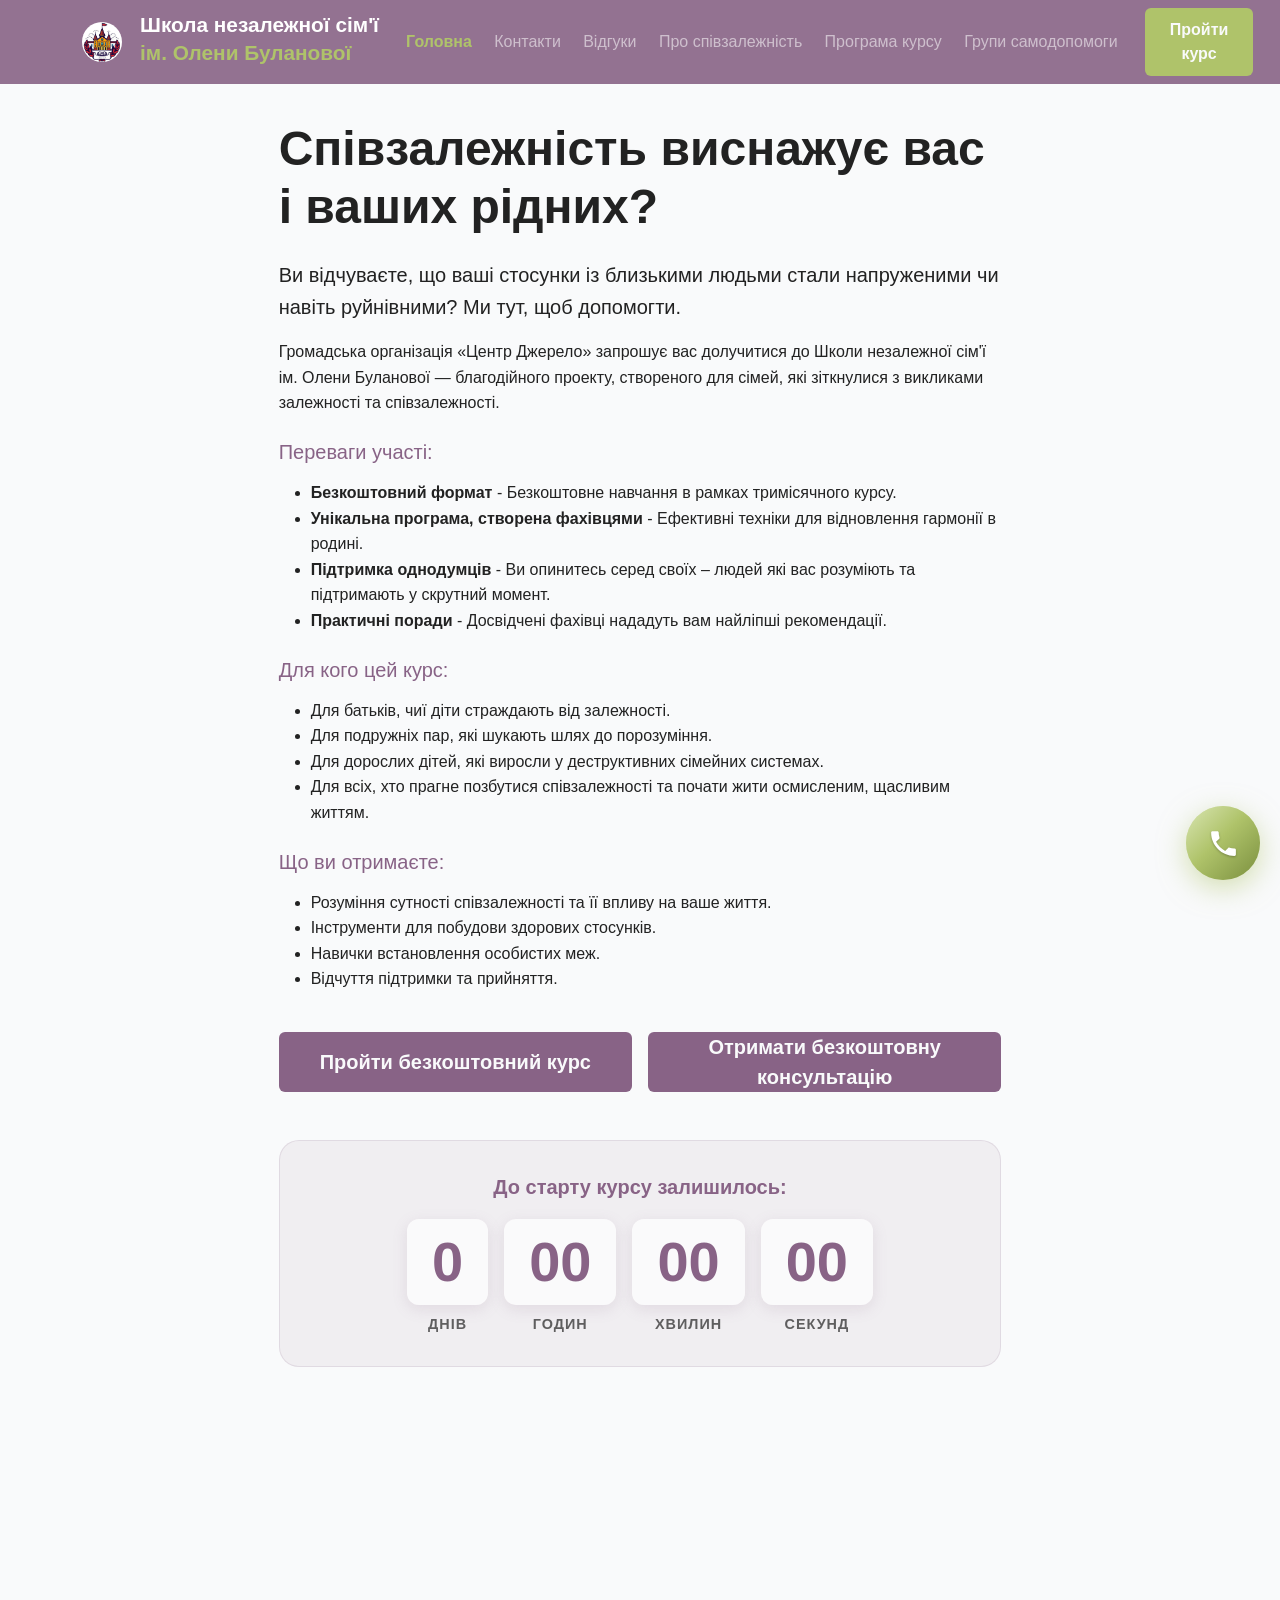
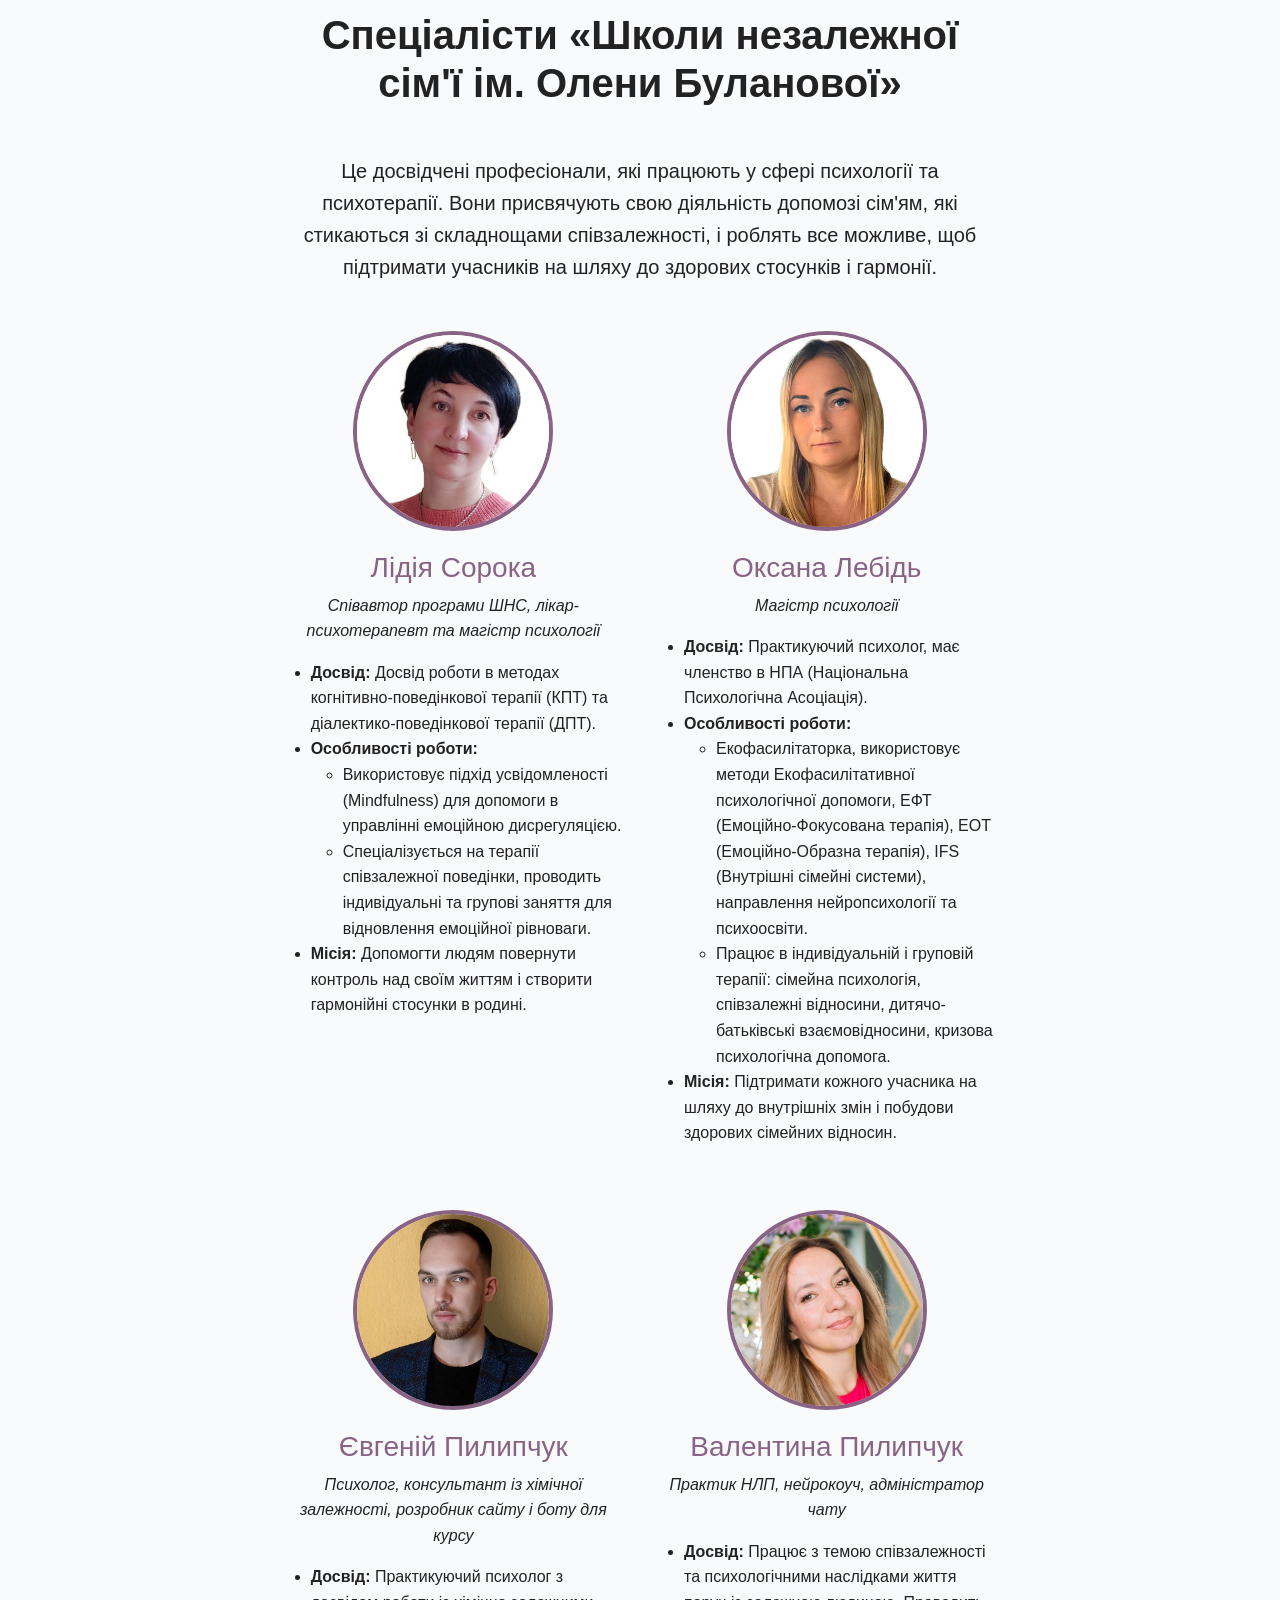
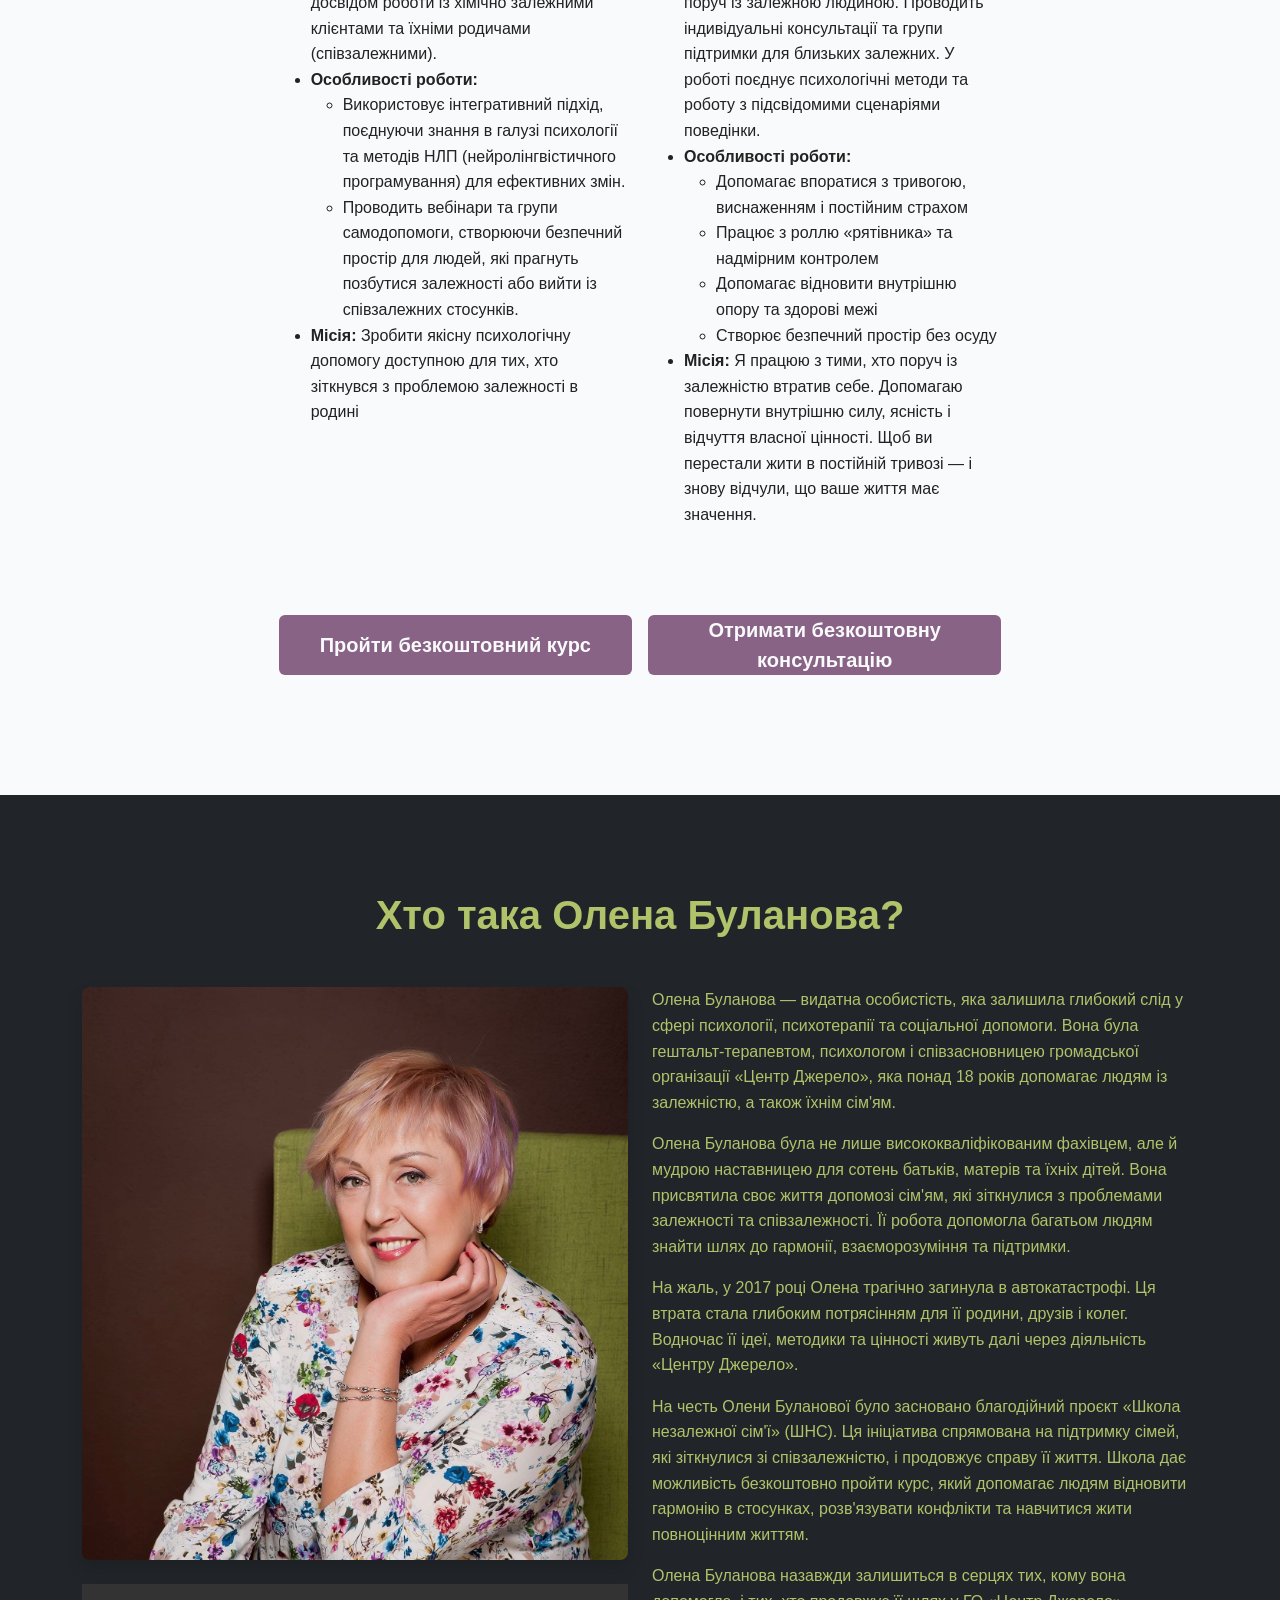
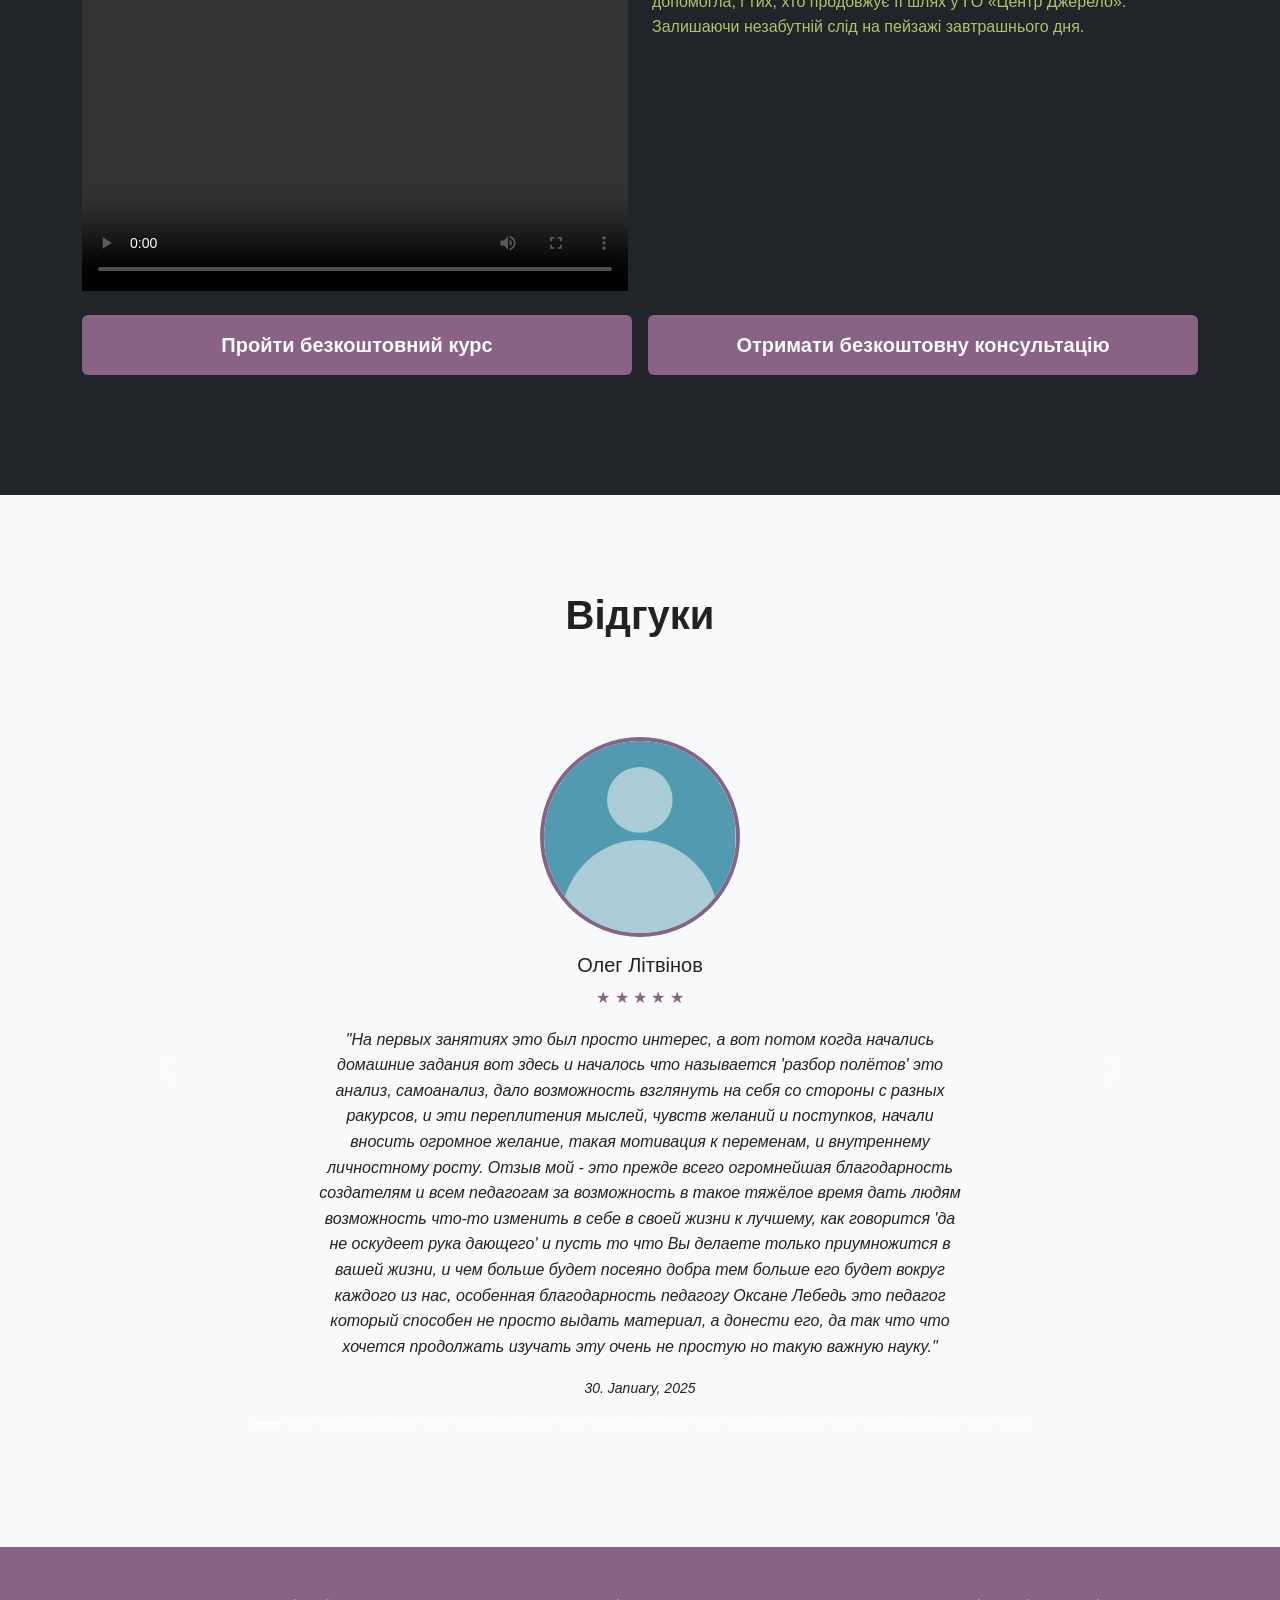
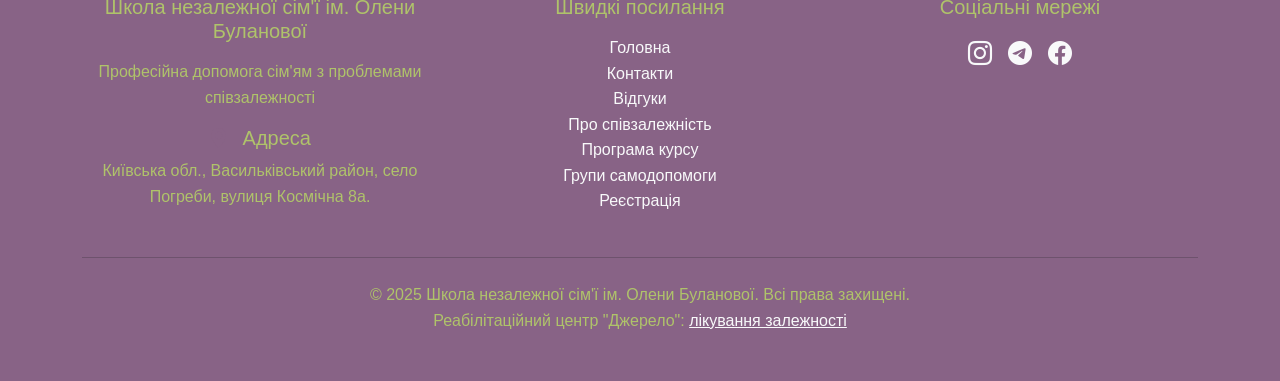
<file: index.html>
<!DOCTYPE html>
<html lang="uk">
<head>
    <meta charset="UTF-8">
    <meta name="viewport" content="width=device-width, initial-scale=1.0">
    <title>Школа незалежної сім'ї ім. Олени Буланової | Центр Джерело</title>
    <link href="https://cdn.jsdelivr.net/npm/bootstrap@5.3.0/dist/css/bootstrap.min.css" rel="stylesheet">
    <link rel="stylesheet" href="https://cdn.jsdelivr.net/npm/bootstrap-icons@1.10.0/font/bootstrap-icons.css">
    <link rel="stylesheet" href="css/stile.css">
    <link rel="stylesheet" href="https://cdnjs.cloudflare.com/ajax/libs/font-awesome/6.0.0/css/all.min.css">

            <!-- Иконки -->
    <link rel="icon" href="icons/favicon.svg" type="image/svg+xml">
    <link rel="apple-touch-icon" href="icons/apple-touch-icon.png" sizes="180x180">
    <link rel="manifest" href="icons/site.webmanifest">

    <!-- Open Graph метатеги для прев'ю в месенджерах -->
    <meta property="og:title" content="Школа незалежної сім'ї ім. Олени Буланової | Центр Джерело" />
    <meta property="og:description" content="Безкоштовний курс для сімей, які зіткнулися зі співзалежністю. Професійна психологічна допомога, групи підтримки, практичні інструменти для відновлення гармонії у родині." />
    <meta property="og:image" content="https://djerelo-hub.github.io/school/img/logo.jpg" />
    <meta property="og:image:width" content="1200" />
    <meta property="og:image:height" content="630" />
    <meta property="og:url" content="https://djerelo-hub.github.io/school/" />
    <meta property="og:type" content="website" />
    <meta property="og:locale" content="uk_UA" />

    <!-- Google tag (gtag.js) -->
    <script async src="https://www.googletagmanager.com/gtag/js?id=AW-830468260"></script>
    <script>
    window.dataLayer = window.dataLayer || [];
    function gtag(){dataLayer.push(arguments);}
    gtag('js', new Date());

    gtag('config', 'AW-830468260');
    </script>
    
    <!-- Meta Pixel Code -->
    <script>
    !function(f,b,e,v,n,t,s)
    {if(f.fbq)return;n=f.fbq=function(){n.callMethod?
    n.callMethod.apply(n,arguments):n.queue.push(arguments)};
    if(!f._fbq)f._fbq=n;n.push=n;n.loaded=!0;n.version='2.0';
    n.queue=[];t=b.createElement(e);t.async=!0;
    t.src=v;s=b.getElementsByTagName(e)[0];
    s.parentNode.insertBefore(t,s)}(window, document,'script',
    'https://connect.facebook.net/en_US/fbevents.js');
    fbq('init', '1282641980302588');
    fbq('track', 'PageView');
    </script>
    <noscript><img height="1" width="1" style="display:none"
    src="https://www.facebook.com/tr?id=1282641980302588&ev=PageView&noscript=1"
    /></noscript>
    <!-- End Meta Pixel Code -->
</head>
<body>

<!-- Навігаційна панель -->
<nav class="navbar navbar-expand-lg navbar-dark fixed-top">
    <div class="container" style="gap: 0;">
        <a class="navbar-brand d-flex align-items-center" href="index.html">
            <img src="img\logo.jpg" alt="Логотип" class="navbar-logo me-2">
            <div class="d-flex flex-column">
                <span class="brand-text lh-1">Школа незалежної сім'ї</span>
                <span class="brand-text accent-text2">ім. Олени Буланової</span>
            </div>
        </a>
        <button class="navbar-toggler" type="button" data-bs-toggle="collapse" data-bs-target="#navbarNav">
            <span class="navbar-toggler-icon"></span>
        </button>
        <div class="collapse navbar-collapse" id="navbarNav">
            <ul class="navbar-nav ms-auto">
                <li class="nav-item">
                    <a class="nav-link active" href="index.html">Головна</a>
                </li>
                <li class="nav-item">
                    <a class="nav-link" href="index.html#contacts">Контакти</a>
                </li>
                 <li class="nav-item">
                    <a class="nav-link" href="index.html#reviews">Відгуки</a>
                </li>
                <li class="nav-item">
                    <a class="nav-link" href="about.html">Про співзалежність</a>
                </li>
                <li class="nav-item">
                    <a class="nav-link" href="prog.html">Програма курсу</a>
                </li>
                <li class="nav-item">
                    <a class="nav-link" href="grups.html">Групи самодопомоги</a>
                </li>
                <li class="nav-item ms-lg-3">
                    <a href="https://telegram.me/Bulanova_school_bot?start=kurs" class="btn btn-accent2">Пройти курс</a>
                </li>
            </ul>
        </div>
    </div>
</nav>

<div id="dzcb-fab"><div id="dzcb-bubble"></div><button id="dzcb-btn" aria-label="callback"><span class="ring"></span>
<svg viewBox="0 0 24 24"><path d="M6.6 10.8c1.4 2.8 3.8 5.1 6.6 6.6l2.2-2.2c.3-.3.7-.4 1-.2 1.1.4 2.3.6 3.6.6.6 0 1 .4 1 1V20c0 .6-.4 1-1 1C10.6 21 3 13.4 3 4c0-.6.4-1 1-1h3.5c.6 0 1 .4 1 1 0 1.2.2 2.4.6 3.6.1.4 0 .8-.2 1l-2.3 2.2z"/></svg>
<span id="dzcb-lbl">Передзвонити</span></div>
<div id="dzcb-ov"><div id="dzcb-box">
 <button class="x" id="dzcb-x">&times;</button>
 <div id="dzcb-open">
   <h3 id="dzcb-h1">Передзвонимо за 2 хвилини</h3>
   <p id="dzcb-p1">Залиште номер, і наш спеціаліст передзвонить вам протягом 2 хвилин. Безкоштовно та анонімно.</p>
   <input id="dzcb-ph1" type="tel" inputmode="tel" placeholder="+380 __ ___ __ __" autocomplete="tel">
   <div class="dzcb-err" id="dzcb-e1"></div>
   <button class="go" id="dzcb-g1">Передзвоніть мені</button>
   <button class="go alt" id="dzcb-toSched">🕐 Замовити дзвінок на конкретний час</button>
 </div>
 <div id="dzcb-closed" style="display:none">
   <button class="dzcb-link" id="dzcb-toNow" style="display:none;text-align:left;margin:0 0 6px">← Передзвонити зараз</button>
   <h3 id="dzcb-ch">На жаль, зараз неробочий час</h3>
   <p id="dzcb-cp">Хочете, зателефонуємо вам о:</p>
   <div id="dzcb-pick">
     <select id="dzcb-day"></select>
     <div class="dzcb-time">
       <div class="dzcb-col2"><span class="dzcb-lab" id="dzcb-hlab">Година</span><div class="dzcb-stp"><button type="button" data-t="h" data-d="-1">&minus;</button><span id="dzcb-hh">09</span><button type="button" data-t="h" data-d="1">+</button></div></div>
       <span class="dzcb-colon">:</span>
       <div class="dzcb-col2"><span class="dzcb-lab" id="dzcb-mlab">Хвилина</span><div class="dzcb-stp"><button type="button" data-t="m" data-d="-1">&minus;</button><span id="dzcb-mm">00</span><button type="button" data-t="m" data-d="1">+</button></div></div>
     </div>
   </div>
   <input id="dzcb-ph2" type="tel" inputmode="tel" placeholder="+380 __ ___ __ __" autocomplete="tel">
   <div class="dzcb-err" id="dzcb-e2"></div>
   <button class="go" id="dzcb-g2">Чекаю на дзвінок</button>
 </div>
 <div id="dzcb-ring">
   <div class="n" id="dzcb-n">60</div>
   <div class="t" id="dzcb-tt">Передзвонимо протягом 2 хвилин. Тримайте телефон поруч.</div>
 </div>
 <div id="dzcb-sched">
   <div style="font-size:40px">📞</div>
   <div class="big" id="dzcb-sb">Записали!</div>
   <div class="t" id="dzcb-st">Передзвонимо у вказаний час.</div>
 </div>
</div></div>
    <!-- Герой секція -->
    <section class="hero-section" id="home">
        <div class="container col-lg-7">
            <div class="row align-items-center">
                <div >
                    <h1 class="display-5 fw-bold mb-4">Співзалежність виснажує вас і ваших рідних?</h1>
                    <p class="lead mb-3">Ви відчуваєте, що ваші стосунки із близькими людьми стали напруженими чи навіть руйнівними? Ми тут, щоб допомогти.</p>
                    <p class="mb-4">Громадська організація «Центр Джерело» запрошує вас долучитися до Школи незалежної сім'ї ім. Олени Буланової — благодійного проекту, створеного для сімей, які зіткнулися з викликами залежності та співзалежності.</p>
                    
                    <h5 class="accent-text mb-3">Переваги участі:</h5>
                    <ul class="mb-4">
                        <li><strong>Безкоштовний формат</strong> - Безкоштовне навчання в рамках тримісячного курсу.</li>
                        <li><strong>Унікальна програма, створена фахівцями</strong> - Ефективні техніки для відновлення гармонії в родині.</li>
                        <li><strong>Підтримка однодумців</strong> - Ви опинитесь серед своїх – людей які вас розуміють та підтримають у скрутний момент.</li>
                        <li><strong>Практичні поради</strong> - Досвідчені фахівці нададуть вам найліпші рекомендації.</li>
                    </ul>
                    
                    <h5 class="accent-text mb-3">Для кого цей курс:</h5>
                    <ul class="mb-4">
                        <li>Для батьків, чиї діти страждають від залежності.</li>
                        <li>Для подружніх пар, які шукають шлях до порозуміння.</li>
                        <li>Для дорослих дітей, які виросли у деструктивних сімейних системах.</li>
                        <li>Для всіх, хто прагне позбутися співзалежності та почати жити осмисленим, щасливим життям.</li>
                    </ul>
                    
                    <h5 class="accent-text mb-3">Що ви отримаєте:</h5>
                    <ul>
                        <li>Розуміння сутності співзалежності та її впливу на ваше життя.</li>
                        <li>Інструменти для побудови здорових стосунків.</li>
                        <li>Навички встановлення особистих меж.</li>
                        <li>Відчуття підтримки та прийняття.</li>
                    </ul>
                </div>
                
            </div>
            <!-- Блок з кнопками -->
<div class="button-grid my-4">
    <a href="https://telegram.me/Bulanova_school_bot?start=kurs" class="btn btn-accent px-4 py-2 fs-5 fw-bold cta-button">Пройти безкоштовний курс</a>
    <a href="https://telegram.me/Bulanova_school_bot?start=consult" class="btn btn-accent px-4 py-2 fs-5 fw-bold cta-button">Отримати безкоштовну консультацію</a>
</div>
<!-- Обратный отсчет до старта курса -->
<div class="countdown-section my-5">
    <p class="text-center fw-bold mb-3 fs-5" style="color: var(--accent-color);">
        До старту курсу залишилось:
    </p>
    <div class="row justify-content-center g-3">
        <div class="col-auto">
            <div class="countdown-number" id="course-days">30</div>
            <div class="countdown-label">Днів</div>
        </div>
        <div class="col-auto">
            <div class="countdown-number" id="course-hours">00</div>
            <div class="countdown-label">Годин</div>
        </div>
        <div class="col-auto">
            <div class="countdown-number" id="course-minutes">00</div>
            <div class="countdown-label">Хвилин</div>
        </div>
        <div class="col-auto">
            <div class="countdown-number" id="course-seconds">00</div>
            <div class="countdown-label">Секунд</div>
        </div>
    </div>
</div>
        </div>
    </section>

    <!-- Спеціалісти -->
    <section class="py-5" id="specialists">
        <div class="container py-5 col-lg-7">
            <h1 class="text-center fw-bold mb-5 display-6">Спеціалісти «Школи незалежної сім'ї ім. Олени Буланової»</h1>
            <p class="text-center lead mb-5">Це досвідчені професіонали, які працюють у сфері психології та психотерапії. Вони присвячують свою діяльність допомозі сім'ям, які стикаються зі складнощами співзалежності, і роблять все можливе, щоб підтримати учасників на шляху до здорових стосунків і гармонії.</p>
            
            <div class="row">
                <div class="col-md-6 mb-5">
                    <div class="text-center">
                        <img src="img\Lidia.jpg" alt="Лідія Сорока" class="specialist-img">
                    </div>
                    <h3 class="text-center accent-text">Лідія Сорока</h3>
                    <p class="text-center fst-italic">Співавтор програми ШНС, лікар-психотерапевт та магістр психології</p>
                    
                    <ul>
                        <li><strong>Досвід:</strong> Досвід роботи в методах когнітивно-поведінкової терапії (КПТ) та діалектико-поведінкової терапії (ДПТ).</li>
                        <li><strong>Особливості роботи:</strong>
                            <ul>
                                <li>Використовує підхід усвідомленості (Mindfulness) для допомоги в управлінні емоційною дисрегуляцією.</li>
                                <li>Спеціалізується на терапії співзалежної поведінки, проводить індивідуальні та групові заняття для відновлення емоційної рівноваги.</li>
                            </ul>
                        </li>
                        <li><strong>Місія:</strong> Допомогти людям повернути контроль над своїм життям і створити гармонійні стосунки в родині.</li>
                    </ul>
                </div>
                
                <div class="col-md-6 mb-5">
                    <div class="text-center">
                        <img src="img\Oksana.jpg" alt="Оксана Лебідь" class="specialist-img">
                    </div>
                    <h3 class="text-center accent-text">Оксана Лебідь</h3>
                    <p class="text-center fst-italic">Магістр психології</p>
                    
                    <ul>
                        <li><strong>Досвід:</strong> Практикуючий психолог, має членство в НПА (Національна Психологічна Асоціація).</li>
                        <li><strong>Особливості роботи:</strong>
                            <ul>
                                <li>Екофасилітаторка, використовує методи Екофасилітативної психологічної допомоги, ЕФТ (Емоційно-Фокусована терапія), ЕОТ (Емоційно-Образна терапія), IFS (Внутрішні сімейні системи), направлення нейропсихології та психоосвіти.</li>
                                <li>Працює в індивідуальній і груповій терапії: сімейна психологія, співзалежні відносини, дитячо-батьківські взаємовідносини, кризова психологічна допомога.</li>
                            </ul>
                        </li>
                        <li><strong>Місія:</strong> Підтримати кожного учасника на шляху до внутрішніх змін і побудови здорових сімейних відносин.</li>
                    </ul>
                </div>
            </div>
                        <!-- Два новых специалиста (добавлено) -->
            <div class="row">
                <div class="col-md-6 mb-5">
                    <div class="text-center">
                    <div class="text-center">
                        <img src="img\Phil.jpg" alt="Євгеній Пилипчук" class="specialist-img">
                    </div>
                    </div>
                    <h3 class="text-center accent-text">Євгеній Пилипчук</h3>
                    <p class="text-center fst-italic">Психолог, консультант із хімічної залежності, розробник сайту і боту для курсу</p>
                    
                    <ul>
                        <li><strong>Досвід:</strong> Практикуючий психолог з досвідом роботи із хімічно залежними клієнтами та їхніми родичами (співзалежними).</li>
                        <li><strong>Особливості роботи:</strong>
                            <ul>
                                <li>Використовує інтегративний підхід, поєднуючи знання в галузі психології та методів НЛП (нейролінгвістичного програмування) для ефективних змін.</li>
                                <li>Проводить вебінари та групи самодопомоги, створюючи безпечний простір для людей, які прагнуть позбутися залежності або вийти із співзалежних стосунків.</li>
                            </ul>
                        </li>
                        <li><strong>Місія:</strong> Зробити якісну психологічну допомогу доступною для тих, хто зіткнувся з проблемою залежності в родині</li>
                    </ul>
                </div>
                
                <div class="col-md-6 mb-5">
                    <div class="text-center">
                    <div class="text-center">
                        <img src="img\Valentina.jpg" alt="Валентина Пилипчук" class="specialist-img">
                    </div>
                    </div>
                    <h3 class="text-center accent-text">Валентина Пилипчук</h3>
                    <p class="text-center fst-italic">Практик НЛП, нейрокоуч, адміністратор чату </p>
                    
                    <ul>
                        <li><strong>Досвід:</strong> Працює з темою співзалежності та психологічними наслідками життя поруч із залежною людиною.
Проводить індивідуальні консультації та групи підтримки для близьких залежних.
У роботі поєднує психологічні методи та роботу з підсвідомими сценаріями поведінки.</li>
                        <li><strong>Особливості роботи:</strong>
                            <ul>
                                <li>Допомагає впоратися з тривогою, виснаженням і постійним страхом</li>
                                <li>Працює з роллю «рятівника» та надмірним контролем</li>
                                <li>Допомагає відновити внутрішню опору та здорові межі</li>
                                <li>Створює безпечний простір без осуду</li>
                            </ul>
                        </li>
                        <li><strong>Місія:</strong> Я працюю з тими, хто поруч із залежністю втратив себе. Допомагаю повернути внутрішню силу, ясність і відчуття власної цінності.
Щоб ви перестали жити в постійній тривозі — і знову відчули, що ваше життя має значення.</li>
                    </ul>
                </div>
            </div>
            <div class="button-grid my-4">
    <a href="https://telegram.me/Bulanova_school_bot?start=kurs" class="btn btn-accent px-4 py-2 fs-5 fw-bold cta-button">Пройти безкоштовний курс</a>
    <a href="https://telegram.me/Bulanova_school_bot?start=consult" class="btn btn-accent px-4 py-2 fs-5 fw-bold cta-button">Отримати безкоштовну консультацію</a>
</div>
        </div>
        
    </section>

    <!-- Олена Буланова -->
    <section class="py-5 bg-dark" id="olena-bulanova">
        <div class="container py-5">
            <h1 class="text-center fw-bold mb-5 accent-text2">Хто така Олена Буланова?</h1>
            
            <div class="row">
                <div class="col-md-6">
                    <img src="img\Elena.jpg" alt="Олена Буланова" class="img-fluid rounded-3 shadow mb-4">
                    
                    <div class="ratio ratio-16x9">
                        <video controls title="Відео про Олену Буланову" >
                            <source src="img/Video.mp4" type="video/mp4">
                            Ваш браузер не підтримує відео тег.
                        </video>
                    </div>
                </div>
                <div class="col-md-6 accent-text2">
                    <p>Олена Буланова — видатна особистість, яка залишила глибокий слід у сфері психології, психотерапії та соціальної допомоги. Вона була гештальт-терапевтом, психологом і співзасновницею громадської організації «Центр Джерело», яка понад 18 років допомагає людям із залежністю, а також їхнім сім'ям.</p>
                    
                    <p>Олена Буланова була не лише висококваліфікованим фахівцем, але й мудрою наставницею для сотень батьків, матерів та їхніх дітей. Вона присвятила своє життя допомозі сім'ям, які зіткнулися з проблемами залежності та співзалежності. Її робота допомогла багатьом людям знайти шлях до гармонії, взаєморозуміння та підтримки.</p>
                    
                    <p>На жаль, у 2017 році Олена трагічно загинула в автокатастрофі. Ця втрата стала глибоким потрясінням для її родини, друзів і колег. Водночас її ідеї, методики та цінності живуть далі через діяльність «Центру Джерело».</p>
                    
                    <p>На честь Олени Буланової було засновано благодійний проєкт «Школа незалежної сім'ї» (ШНС). Ця ініціатива спрямована на підтримку сімей, які зіткнулися зі співзалежністю, і продовжує справу її життя. Школа дає можливість безкоштовно пройти курс, який допомагає людям відновити гармонію в стосунках, розв'язувати конфлікти та навчитися жити повноцінним життям.</p>
                    
                    <p>Олена Буланова назавжди залишиться в серцях тих, кому вона допомогла, і тих, хто продовжує її шлях у ГО «Центр Джерело». Залишаючи незабутній слід на пейзажі завтрашнього дня.</p>
                </div>
            </div>
            <div class="button-grid my-4">
    <a href="https://telegram.me/Bulanova_school_bot?start=kurs" class="btn btn-accent px-4 py-2 fs-5 fw-bold cta-button">Пройти безкоштовний курс</a>
    <a href="https://telegram.me/Bulanova_school_bot?start=consult" class="btn btn-accent px-4 py-2 fs-5 fw-bold cta-button">Отримати безкоштовну консультацію</a>
</div>
        </div>
    </section>

    <!-- Відгуки -->
    <section class="testimonial-carousel py-5" id="reviews">
        <div class="container py-5">
            <h1 class="text-center fw-bold mb-5">Відгуки</h1>
            
            <div id="testimonialCarousel" class="carousel slide" data-bs-ride="carousel">
                <div class="carousel-indicators">
                    <button type="button" data-bs-target="#testimonialCarousel" data-bs-slide-to="0" class="active"></button>
                    <button type="button" data-bs-target="#testimonialCarousel" data-bs-slide-to="1"></button>
                    <button type="button" data-bs-target="#testimonialCarousel" data-bs-slide-to="2"></button>
                    <button type="button" data-bs-target="#testimonialCarousel" data-bs-slide-to="3"></button>
                    <button type="button" data-bs-target="#testimonialCarousel" data-bs-slide-to="4"></button>
                    <button type="button" data-bs-target="#testimonialCarousel" data-bs-slide-to="5"></button>
                    <button type="button" data-bs-target="#testimonialCarousel" data-bs-slide-to="6"></button>
                    <button type="button" data-bs-target="#testimonialCarousel" data-bs-slide-to="7"></button>
                    <button type="button" data-bs-target="#testimonialCarousel" data-bs-slide-to="8"></button>
                    <button type="button" data-bs-target="#testimonialCarousel" data-bs-slide-to="9"></button>
                    <button type="button" data-bs-target="#testimonialCarousel" data-bs-slide-to="10"></button>
                    <button type="button" data-bs-target="#testimonialCarousel" data-bs-slide-to="11"></button>
                    <button type="button" data-bs-target="#testimonialCarousel" data-bs-slide-to="12"></button>
                    <button type="button" data-bs-target="#testimonialCarousel" data-bs-slide-to="13"></button>
                    <button type="button" data-bs-target="#testimonialCarousel" data-bs-slide-to="14"></button>
                    <button type="button" data-bs-target="#testimonialCarousel" data-bs-slide-to="15"></button>
                    <button type="button" data-bs-target="#testimonialCarousel" data-bs-slide-to="16"></button>
                    <button type="button" data-bs-target="#testimonialCarousel" data-bs-slide-to="17"></button>
                    <button type="button" data-bs-target="#testimonialCarousel" data-bs-slide-to="18"></button>
                    <button type="button" data-bs-target="#testimonialCarousel" data-bs-slide-to="19"></button>
                    <button type="button" data-bs-target="#testimonialCarousel" data-bs-slide-to="20"></button>
                    <button type="button" data-bs-target="#testimonialCarousel" data-bs-slide-to="21"></button>
                    <button type="button" data-bs-target="#testimonialCarousel" data-bs-slide-to="22"></button>

                </div>
                <div class="carousel-inner">
                    <!-- Отзыв 1 - Олег Літвінов -->
                    <div class="carousel-item active">
                        <div class="row justify-content-center">
                            <div class="col-lg-8">
                                <div class="testimonial-card">
                                    <div class="text-center">
                                        <img src="img/noprofile.svg" alt="Клієнт" class="specialist-img mb-3">
                                        <h5>Олег Літвінов</h5>
                                        <div class="accent-text mb-3">★ ★ ★ ★ ★</div>
                                    </div>
                                    <p class="text-center fst-italic">"На первых занятиях это был просто интерес, а вот потом когда начались домашние задания вот здесь и началось что называется 'разбор полётов' это анализ, самоанализ, дало возможность взглянуть на себя со стороны с разных ракурсов, и эти переплитения мыслей, чувств желаний и поступков, начали вносить огромное желание, такая мотивация к переменам, и внутреннему личностному росту. Отзыв мой - это прежде всего огромнейшая благодарность создателям и всем педагогам за возможность в такое тяжёлое время дать людям возможность что-то изменить в себе в своей жизни к лучшему, как говорится 'да не оскудеет рука дающего' и пусть то что Вы делаете только приумножится в вашей жизни, и чем больше будет посеяно добра тем больше его будет вокруг каждого из нас, особенная благодарность педагогу Оксане Лебедь это педагог который способен не просто выдать материал, а донести его, да так что что хочется продолжать изучать эту очень не простую но такую важную науку."</p>
                                    <div class="text-center mt-3">
                                        <small class="fst-italic">30. January, 2025</small>
                                    </div>
                                </div>
                            </div>
                        </div>
                    </div>
                    
                    <!-- Отзыв 2 - Оксана Тезик -->
                    <div class="carousel-item">
                        <div class="row justify-content-center">
                            <div class="col-lg-8">
                                <div class="testimonial-card">
                                    <div class="text-center">
                                        <img src="img/noprofile.svg" alt="Клієнт" class="specialist-img mb-3">
                                        <h5>Оксана Тезик</h5>
                                        <div class="accent-text mb-3">★ ★ ★ ★ ★</div>
                                    </div>
                                    <p class="text-center fst-italic">"Якщо життя перетворилось на пекло, хоча зі сторони це мабуть не очевидно, потрібні знання та люди, які знають що так буває і знають що з цим пеклом робити. Крок за кроком, день за днем ти рухаєшся у щасливе майбутнє, пізнаючи себе та оточуючих. Ти отримуєш інструменти, які допомагають тобі будувати нове життя, життя без болю та страждань."</p>
                                    <div class="text-center mt-3">
                                        <small class="fst-italic">30. January, 2025</small>
                                    </div>
                                </div>
                            </div>
                        </div>
                    </div>
                    
                    <!-- Отзыв 3 - Поліщук Людмила -->
                    <div class="carousel-item">
                        <div class="row justify-content-center">
                            <div class="col-lg-8">
                                <div class="testimonial-card">
                                    <div class="text-center">
                                        <img src="img/noprofile.svg" alt="Клієнт" class="specialist-img mb-3">
                                        <h5>Поліщук Людмила</h5>
                                        <div class="accent-text mb-3">★ ★ ★ ★ ★</div>
                                    </div>
                                    <p class="text-center fst-italic">"Зміни, так: у мене з'явилось більше позитивних думок, я стала більш спокійно сприймати різних людей та їх вчинки, стала менше витрачати свій ресурс на те, що від мене не залежить, навчилася формувати ресурсний день і вірно його використовувати, ще раз звернула увагу на планування та досягнення. Дякую команді ШНС за цінний досвід та знання!"</p>
                                    <div class="text-center mt-3">
                                        <small class="fst-italic">30. January, 2025</small>
                                    </div>
                                </div>
                            </div>
                        </div>
                    </div>
                    
                    <!-- Отзыв 4 - Клавдія Василюк -->
                    <div class="carousel-item">
                        <div class="row justify-content-center">
                            <div class="col-lg-8">
                                <div class="testimonial-card">
                                    <div class="text-center">
                                        <img src="img/noprofile.svg" alt="Клієнт" class="specialist-img mb-3">
                                        <h5>Клавдія Василюк</h5>
                                        <div class="accent-text mb-3">★ ★ ★ ★ ★</div>
                                    </div>
                                    <p class="text-center fst-italic">"Відчула зміни у своєму житті у своїй поведінці. Але на мою думку мені ще потрібно багато працювати над своїми неконтрольованими думками і пасивною поведінкою. Боязню помилятися, образити когось, або виконати роботу не на відмінно. Дякую, мені всі завдання сподобалися. Вебінари, лекції і весь матеріал повчальний. Все дуже добре. Пропозиція, більше часу на виконання об'ємних завдань. Щиро дякую всім!"</p>
                                    <div class="text-center mt-3">
                                        <small class="fst-italic">30. January, 2025</small>
                                    </div>
                                </div>
                            </div>
                        </div>
                    </div>
<!-- Отзыв 5 - Алла Сучкова -->
                    <div class="carousel-item">
                        <div class="row justify-content-center">
                            <div class="col-lg-8">
                                <div class="testimonial-card">
                                    <div class="text-center">
                                        <img src="img/noprofile.svg" alt="Клієнт" class="specialist-img mb-3">
                                        <h5>Алла Сучкова</h5>
                                        <div class="accent-text mb-3">★ ★ ★ ★ ★</div>
                                    </div>
                                    <p class="text-center fst-italic">"После обучения в ШНС я наблюдаю измения в своём поведении, могу сказать 'нет', не бежать на помощь при первом взгляде, своё эммоциональное состояние могу отслеживать в разговорах и менять направление/ человеку не стану что то доказывать/. Благодарю команду ШНС за работу. Для меня более доступно живое общение, т.е.в виде вебинаров, желательно что бы их было побольше."</p>
                                    <div class="text-center mt-3">
                                        <small class="fst-italic">30. January, 2025</small>
                                    </div>
                                </div>
                            </div>
                        </div>
                    </div>

                    <!-- Отзыв 6 - Алла Даніліна -->
                    <div class="carousel-item">
                        <div class="row justify-content-center">
                            <div class="col-lg-8">
                                <div class="testimonial-card">
                                    <div class="text-center">
                                        <img src="img/noprofile.svg" alt="Клієнт" class="specialist-img mb-3">
                                        <h5>Алла Даніліна</h5>
                                        <div class="accent-text mb-3">★ ★ ★ ★ ★</div>
                                    </div>
                                    <p class="text-center fst-italic">"Я стала більш спокійною. Стала частіше зупинятись і аналізувати всі обставини. Стала менш реагувати на думки інших. Намагаюсь полюбити себе."</p>
                                    <div class="text-center mt-3">
                                        <small class="fst-italic">30. January, 2025</small>
                                    </div>
                                </div>
                            </div>
                        </div>
                    </div>

                    <!-- Отзыв 7 - Шестакова Світлана -->
                    <div class="carousel-item">
                        <div class="row justify-content-center">
                            <div class="col-lg-8">
                                <div class="testimonial-card">
                                    <div class="text-center">
                                        <img src="img/noprofile.svg" alt="Клієнт" class="specialist-img mb-3">
                                        <h5>Шестакова Світлана</h5>
                                        <div class="accent-text mb-3">★ ★ ★ ★ ★</div>
                                    </div>
                                    <p class="text-center fst-italic">"ШКОЛА МЕНІ ПОДОБАЄТЬСЯ. Маю в планах, якщо буде можливість пройти ще раз цей курс., щоб закріпити здобуті навички в процесі навчання. Сподобалось все. Проходжу школу третій раз і кожного наступного разу школа розвивається, стає цікавішою, подається все більше матеріалу для саморозвитку. Дякую адміністрації і тренерам курсу за проведену роботу. Дякую слухачам Школи за відверті відповіді."</p>
                                    <div class="text-center mt-3">
                                        <small class="fst-italic">30. January, 2025</small>
                                    </div>
                                </div>
                            </div>
                        </div>
                    </div>

                    <!-- Отзыв 8 - Карпишина Жанна -->
                    <div class="carousel-item">
                        <div class="row justify-content-center">
                            <div class="col-lg-8">
                                <div class="testimonial-card">
                                    <div class="text-center">
                                        <img src="img/noprofile.svg" alt="Клієнт" class="specialist-img mb-3">
                                        <h5>Карпишина Жанна</h5>
                                        <div class="accent-text mb-3">★ ★ ★ ★ ★</div>
                                    </div>
                                    <p class="text-center fst-italic">"Навчання в школі для мене було не легким через брак часу, але я дуже задоволена що пройшла курс до кінця. Зміни звичайно відбулися, пройшло переосмислення своєї поведінки, своїх вчинків, прийняття залежності сина."</p>
                                    <div class="text-center mt-3">
                                        <small class="fst-italic">30. January, 2025</small>
                                    </div>
                                </div>
                            </div>
                        </div>
                    </div>

                    <!-- Отзыв 9 - Олена Горячева -->
                    <div class="carousel-item">
                        <div class="row justify-content-center">
                            <div class="col-lg-8">
                                <div class="testimonial-card">
                                    <div class="text-center">
                                        <img src="img/noprofile.svg" alt="Клієнт" class="specialist-img mb-3">
                                        <h5>Олена Горячева</h5>
                                        <div class="accent-text mb-3">★ ★ ★ ★ ★</div>
                                    </div>
                                    <p class="text-center fst-italic">"Я відчула, що після вже другого курсу почала, нарешті, витягувати з себе співзалежну. Процес ще не закінчений, але запущений і це круто! Зовнішній контроль перенесла всередину себе. Тепер спостерігаю за собою. Від цього більше користі і розуміння себе."</p>
                                    <div class="text-center mt-3">
                                        <small class="fst-italic">30. January, 2025</small>
                                    </div>
                                </div>
                            </div>
                        </div>
                    </div>

                    <!-- Отзыв 10 - Вікторія Мілінтєєва -->
                    <div class="carousel-item">
                        <div class="row justify-content-center">
                            <div class="col-lg-8">
                                <div class="testimonial-card">
                                    <div class="text-center">
                                        <img src="img/noprofile.svg" alt="Клієнт" class="specialist-img mb-3">
                                        <h5>Вікторія Мілінтєєва</h5>
                                        <div class="accent-text mb-3">★ ★ ★ ★ ★</div>
                                    </div>
                                    <p class="text-center fst-italic">"Навчання в Школі незалежної сім'ї стало для мене важливим етапом у пізнанні себе та зміні ставлення до життя. Завдяки підтримці, новим знанням та практикам я відчула власні зміни. Школа дала мені можливість подивитися на себе, свої почуття та життя під новим кутом. Я почала розуміти власні емоції та потреби. Я намагаюся відстоювати свої кордони, висловлювати думки без страху образити інших. Такі навички спілкування допомагають мені будувати чесні стосунки з оточенням. Завдяки знанням і практичним вправам я намагаюсь знаходити баланс між роботою, особистими потребами та стосунками. Моє життя стало більш структурованим і наповненим. Я почала більше цінувати прості моменти та зазирати в майбутнє з оптимізмом. Школа незалежної сім'ї — це місце, де можна отримати підтримку, нові знання, глибше пізнати себе та здобути інструменти для створення кращого життя. Рекомендую кожному, хто шукає зміни та прагне відкрити внутрішній ресурс."</p>
                                    <div class="text-center mt-3">
                                        <small class="fst-italic">30. January, 2025</small>
                                    </div>
                                </div>
                            </div>
                        </div>
                    </div>

                    <!-- Отзыв 11 - Марина Ковтуненко -->
                    <div class="carousel-item">
                        <div class="row justify-content-center">
                            <div class="col-lg-8">
                                <div class="testimonial-card">
                                    <div class="text-center">
                                        <img src="img/noprofile.svg" alt="Клієнт" class="specialist-img mb-3">
                                        <h5>Марина Ковтуненко</h5>
                                        <div class="accent-text mb-3">★ ★ ★ ★ ★</div>
                                    </div>
                                    <p class="text-center fst-italic">"Благодарю ШКОЛУ НЕЗАВИСИМОЙ СЕМЬИ, за то что помогла увидеть со стороны качество моей жизни, своё поведение с родными и окружающими, своё отношение ко всему и вся. Например: там где я считала, что права,оказалась совсем не права; там где думала, что должна, оказалось это не моя ответственность; что считала благим делом, оказалось медвежьей услугой и т.д. Благодаря школе, моя жизнь стала легче и прекраснее. Урегулировались отношения с родными близкими и окружающими людьми. Я увидела выход и бег по кругу прекратился! Качество жизни значительно улучшилось, дышать стало легче и приятнее. Появилась внутренняя свобода и уверенность. Всё ненужное отбросилось, появилась любовь и уважение к себе и окружающим. ЭТО КРУТО!🔥💪👍❤️🥰 Спасибо🙏"</p>
                                    <div class="text-center mt-3">
                                        <small class="fst-italic">30. January, 2025</small>
                                    </div>
                                </div>
                            </div>
                        </div>
                    </div>

                    <!-- Отзыв 12 - Процко Артем Сергійович -->
                    <div class="carousel-item">
                        <div class="row justify-content-center">
                            <div class="col-lg-8">
                                <div class="testimonial-card">
                                    <div class="text-center">
                                        <img src="img/noprofile.svg" alt="Клієнт" class="specialist-img mb-3">
                                        <h5>Процко Артем Сергійович</h5>
                                        <div class="accent-text mb-3">★ ★ ★ ★ ★</div>
                                    </div>
                                    <p class="text-center fst-italic">"У своєму стані – можу відстежувати прояви залежності з різними людьми і різних формах. У своїй поведінці – Так. В мене швидко формується співзалежнісь у відносинах з людьми. Тепер я маю змогу це контролювати."</p>
                                    <div class="text-center mt-3">
                                        <small class="fst-italic">30. January, 2025</small>
                                    </div>
                                </div>
                            </div>
                        </div>
                    </div>

                    <!-- Отзыв 13 - Базилевич Дмитро -->
                    <div class="carousel-item">
                        <div class="row justify-content-center">
                            <div class="col-lg-8">
                                <div class="testimonial-card">
                                    <div class="text-center">
                                        <img src="img/noprofile.svg" alt="Клієнт" class="specialist-img mb-3">
                                        <h5>Базилевич Дмитро</h5>
                                        <div class="accent-text mb-3">★ ★ ★ ★ ★</div>
                                    </div>
                                    <p class="text-center fst-italic">"Завдяки цій школі я став більш впевненим в собі, спокійним, з прийняттям спілкуюся з рідними, розібрався чого хочу, а чого ні і можу про це відверто казати. Розірвав співзалежні відносини. Намагаюся будувати здорові відносини з дівчиною, спілкуюся з сином без страху. Дуже вдячний цій школі, викладачам, людям які навчалися зі мною, підтримували та давали конструктивний зворотній зв'язок. Оксані за чудові вебінари та живе спілкування…. За досвід, нові знання та можливість стати трохи краще!)"</p>
                                    <div class="text-center mt-3">
                                        <small class="fst-italic">30. January, 2025</small>
                                    </div>
                                </div>
                            </div>
                        </div>
                    </div>

                    <!-- Отзыв 14 - Ганна Школьна -->
                    <div class="carousel-item">
                        <div class="row justify-content-center">
                            <div class="col-lg-8">
                                <div class="testimonial-card">
                                    <div class="text-center">
                                        <img src="img/noprofile.svg" alt="Клієнт" class="specialist-img mb-3">
                                        <h5>Ганна Школьна</h5>
                                        <div class="accent-text mb-3">★ ★ ★ ★ ★</div>
                                    </div>
                                    <p class="text-center fst-italic">"Я прохожу школу уже второй раз. Это дало мне возможность ещё тщательнее разобраться в себе, ещё больше полюбить себя и принять свою неидеальность. Я изменилась. Изменилось мое поведение. Я стала увереннее в себе. Я научилась говорить 'нет' и это многим не понравилось. Ведь я перестала быть удобной. Недавно коллега сказал, что у меня изменился характер. Я ответила, что не надо путать мой характер с моим поведением. Мой характер – это я, а моё поведение – это последствия их действий. Я благодарна ШНС, всем кто помогает нам стать лучшей версией себя! Особая благодарность за вебинары!"</p>
                                    <div class="text-center mt-3">
                                        <small class="fst-italic">30. January, 2025</small>
                                    </div>
                                </div>
                            </div>
                        </div>
                    </div>

                    <!-- Отзыв 15 - Ірина Унгуряну -->
                    <div class="carousel-item">
                        <div class="row justify-content-center">
                            <div class="col-lg-8">
                                <div class="testimonial-card">
                                    <div class="text-center">
                                        <img src="img\v15.jpg" alt="Клієнт" class="specialist-img mb-3">
                                        <h5>Ірина Унгуряну</h5>
                                        <div class="accent-text mb-3">★ ★ ★ ★ ★</div>
                                    </div>
                                    <p class="text-center fst-italic">"Да я ощущаю изменения в своих поступках поведении начинаю контролировать больше свои эмоции отслеживать свои негативные мысли как они меняют меня научилась избавляться от них и держать в мыслях только позитив. Спасибо за полученные знания! Всё было очень понятно и доступно.Огромная благодарность Руководителям и Создателям Школы Независимой Семьи.Эта школа даёт возможность изменить себя и свою жизнь."</p>
                                    <div class="text-center mt-3">
                                        <small class="fst-italic">29. January, 2025</small>
                                    </div>
                                </div>
                            </div>
                        </div>
                    </div>

                    <!-- Отзыв 16 - Іванова Анна -->
                    <div class="carousel-item">
                        <div class="row justify-content-center">
                            <div class="col-lg-8">
                                <div class="testimonial-card">
                                    <div class="text-center">
                                        <img src="img\v16.jpg" alt="Клієнт" class="specialist-img mb-3">
                                        <h5>Іванова Анна</h5>
                                        <div class="accent-text mb-3">★ ★ ★ ★ ★</div>
                                    </div>
                                    <p class="text-center fst-italic">"Мені сподобалась школа ти що все пояснювали як дітям. Дуже гарний зворотній зв'язок. Дякую вам за таку роботу. Зернятко покладено, а далі все в моїх руках."</p>
                                    <div class="text-center mt-3">
                                        <small class="fst-italic">29. January, 2025</small>
                                    </div>
                                </div>
                            </div>
                        </div>
                    </div>

                    <!-- Отзыв 17 - Кирило Удругов -->
                    <div class="carousel-item">
                        <div class="row justify-content-center">
                            <div class="col-lg-8">
                                <div class="testimonial-card">
                                    <div class="text-center">
                                        <img src="img\v18.jpg" alt="Клієнт" class="specialist-img mb-3">
                                        <h5>Кирило Удругов</h5>
                                        <div class="accent-text mb-3">★ ★ ★ ★ ★</div>
                                    </div>
                                    <p class="text-center fst-italic">"Мої найкращі рекомендації вашій справі. Дуже приємно вражений професійністю та системою подачі матеріалу. Велика подяка за підтримку та цінні знання!"</p>
                                    <div class="text-center mt-3">
                                        <small class="fst-italic">29. January, 2025</small>
                                    </div>
                                </div>
                            </div>
                        </div>
                    </div>

                    <!-- Отзыв 18 - Yanina Huliienko -->
                    <div class="carousel-item">
                        <div class="row justify-content-center">
                            <div class="col-lg-8">
                                <div class="testimonial-card">
                                    <div class="text-center">
                                        <img src="img\v19.jpg" alt="Клієнт" class="specialist-img mb-3">
                                        <h5>Yanina Huliienko</h5>
                                        <div class="accent-text mb-3">★ ★ ★ ★ ★</div>
                                    </div>
                                    <p class="text-center fst-italic">"Дякуючи пройденому курсу я стала менше нервувати, переживати за майбутнє, за благополуччя інших людей та свою участь у цьому. Знову згадала про моделі поведінки(жертва, агресор, рятівник) і навчилася їх змінювати в ресурсні. Ще раз пропрацювала асертивність та навчилася мріяти і ставити собі цілі."</p>
                                    <div class="text-center mt-3">
                                        <small class="fst-italic">29. January, 2025</small>
                                    </div>
                                </div>
                            </div>
                        </div>
                    </div>
<!-- Отзыв 19 - Наталя Бойко -->
                    <div class="carousel-item">
                        <div class="row justify-content-center">
                            <div class="col-lg-8">
                                <div class="testimonial-card">
                                    <div class="text-center">
                                        <img src="img\v20.jpg" alt="Клієнт" class="specialist-img mb-3">
                                        <h5>Наталя Бойко</h5>
                                        <div class="accent-text mb-3">★ ★ ★ ★ ★</div>
                                    </div>
                                    <p class="text-center fst-italic">"Дякую всім, хто працює в школі! Прекрасні афірмації. Сподобалось живе спілкування в зумі. Мій стан став більш стабільним. У поведінці я відслідковую більш асертивну поведінку. Школа мені подобається, я має можливість пропрацювати ще раз свою співзалежність."</p>
                                    <div class="text-center mt-3">
                                        <small class="fst-italic">29. January, 2025</small>
                                    </div>
                                </div>
                            </div>
                        </div>
                    </div>

                    <!-- Отзыв 20 - Кудяршов Дмитро Андрійович -->
                    <div class="carousel-item">
                        <div class="row justify-content-center">
                            <div class="col-lg-8">
                                <div class="testimonial-card">
                                    <div class="text-center">
                                        <img src="img\v21.jpg" alt="Клієнт" class="specialist-img mb-3">
                                        <h5>Кудяршов Дмитро Андрійович</h5>
                                        <div class="accent-text mb-3">★ ★ ★ ★ ★</div>
                                    </div>
                                    <p class="text-center fst-italic">"Навчання в ШНС 2024 — принесло значні зміни в моєму житті. Я помітив, що мій емоційний стан став більш стабільним, я став краще розуміти свої потреби та почуття, що допомогло зменшити рівень стресу. Навчання дало мені можливість бути більш асертивним, відстоювати свої права без агресії та краще ставитися до своїх кордонів. Я також помітив позитивні зміни в моїх стосунках з оточуючими, адже я став більш уважним і розсудливим. Я став більш збалансованим і впевненим. Звісно, це не було легко і це тільки початок шляху, але завдяки підтримці та знанням, які отримав у ШНС24 — я зробив ці кроки. Дякую організаторам та психологу пані Оксані за вашу працю, за можливість пройти цей курс і отримати безцінні інструменти для розвитку та самопідтримки."</p>
                                    <div class="text-center mt-3">
                                        <small class="fst-italic">29. January, 2025</small>
                                    </div>
                                </div>
                            </div>
                        </div>
                    </div>

                    <!-- Отзыв 21 - Бойко Олександр Васильович -->
                    <div class="carousel-item">
                        <div class="row justify-content-center">
                            <div class="col-lg-8">
                                <div class="testimonial-card">
                                    <div class="text-center">
                                        <img src="img\v22.jpg" alt="Клієнт" class="specialist-img mb-3">
                                        <h5>Бойко Олександр Васильович</h5>
                                        <div class="accent-text mb-3">★ ★ ★ ★ ★</div>
                                    </div>
                                    <p class="text-center fst-italic">"Спасибо за проделанную работу. Задания помогли разобраться в себе, в своих отношениях с окружающими меня людьми."</p>
                                    <div class="text-center mt-3">
                                        <small class="fst-italic">29. January, 2025</small>
                                    </div>
                                </div>
                            </div>
                        </div>
                    </div>

                    <!-- Отзыв 22 - Таля Пундор -->
                    <div class="carousel-item">
                        <div class="row justify-content-center">
                            <div class="col-lg-8">
                                <div class="testimonial-card">
                                    <div class="text-center">
                                        <img src="img\v23.jpg" alt="Клієнт" class="specialist-img mb-3">
                                        <h5>Таля Пундор</h5>
                                        <div class="accent-text mb-3">★ ★ ★ ★ ★</div>
                                    </div>
                                    <p class="text-center fst-italic">"Це моя друга Школа Незалежної Сім'ї. Змінилась моя поведінка, усвідомлення себе, зросла самоцінність."</p>
                                    <div class="text-center mt-3">
                                        <small class="fst-italic">29. January, 2025</small>
                                    </div>
                                </div>
                            </div>
                        </div>
                    </div>

                    <!-- Отзыв 23 - Біла Олена -->
                    <div class="carousel-item">
                        <div class="row justify-content-center">
                            <div class="col-lg-8">
                                <div class="testimonial-card">
                                    <div class="text-center">
                                        <img src="img\v24.jpg" alt="Клієнт" class="specialist-img mb-3">
                                        <h5>Біла Олена</h5>
                                        <div class="accent-text mb-3">★ ★ ★ ★ ★</div>
                                    </div>
                                    <p class="text-center fst-italic">"Моє навчання в школі «Джерело» стало важливим етапом на шляху до змін у моєму житті. Завдяки цьому курсу я відчула значні трансформації у своєму стані. Я стала впевненішою в собі, а страхи, які раніше обмежували мою поведінку, значно зменшились. Одним із помітних змін стало те, що я почала легше озвучувати свої думки та потреби. Хоча я ще працюю над цією навичкою і буває, що роблю це обережно, я вже не боюся висловлювати свою позицію, що для мене раніше було складним кроком. Завдяки навчанню в школі «Джерело» я змогла краще зрозуміти себе і свою поведінку, що стало основою для осмислення та аналізу моїх стосунків. Це допомогло мені пережити кілька кризових ситуацій з моїм партнером, і наразі ми продовжуємо проживати одну з таких криз. Я спостерігаю, до чого це призведе: чи знайдемо новий шлях до покращення наших стосунків, чи прийдемо до рішення про розлучення. Велику роль у моєму розвитку відіграє також робота з Оксаною Лебідь, яка допомагає мені в цьому процесі. Я вдячна школі «Джерело» за ці знання та підтримку, які стали основою для моїх змін і особистісного росту."</p>
                                    <div class="text-center mt-3">
                                        <small class="fst-italic">29. January, 2025</small>
                                    </div>
                                </div>
                            </div>
                        </div>
                    </div>
<!-- Отзывы вставлять сюда + добавить кнопку вначале контейнера-->
                </div>
                <button class="carousel-control-prev" type="button" data-bs-target="#testimonialCarousel" data-bs-slide="prev">
                    <span class="carousel-control-prev-icon" aria-hidden="true"></span>
                    <span class="visually-hidden">Попередній</span>
                </button>
                <button class="carousel-control-next" type="button" data-bs-target="#testimonialCarousel" data-bs-slide="next">
                    <span class="carousel-control-next-icon" aria-hidden="true"></span>
                    <span class="visually-hidden">Наступний</span>
                </button>
            </div>
        </div>
    </section>

    <!-- Футер -->
    <footer class="text-center py-5" id="contacts">
        <div class="container">
            <div class="row">
                <div class="col-md-4 mb-3 mb-md-0">
                    <h5 class="mb-3 accent-text2">Школа незалежної сім'ї <span class="accent-text2">ім. Олени Буланової</span></h5>
                    <p class="accent-text2">Професійна допомога сім'ям з проблемами співзалежності</p>
                    <div class="mb-4 accent-text2">
                        <h5><i class="bi bi-geo-alt-fill accent-text me-2"></i> Адреса</h5>
                        <p>Київська обл., Васильківський район, село Погреби, вулиця Космічна 8а.</p>
                    </div>
                </div>
                <div class="col-md-4 mb-3 mb-md-0">
                    <h5 class="mb-3 accent-text2">Швидкі посилання</h5>
                    <ul class="list-unstyled">
                        <li><a href="#home" class="text-decoration-none text-light">Головна</a></li>
                        <li><a href="#contacts" class="text-decoration-none text-light">Контакти</a></li>
                        <li><a href="index.html#reviews" class="text-decoration-none text-light">Відгуки</a></li>
                        <li><a href="about.html" class="text-decoration-none text-light">Про співзалежність</a></li>
                        <li><a href="prog.html" class="text-decoration-none text-light">Програма курсу</a></li>
                        <li><a href="grups.html" class="text-decoration-none text-light">Групи самодопомоги</a></li>
                        <li><a href="https://telegram.me/Bulanova_school_bot?start=kurs" class="text-decoration-none text-light">Реєстрація</a></li>
                    </ul>
                </div>
                <div class="col-md-4">
                    <h5 class="mb-3 accent-text2">Соціальні мережі</h5>
                    <div class="d-flex justify-content-center gap-3">
                        <a href="https://www.instagram.com/djerelo.help" class="text-light"><i class="bi bi-instagram fs-4"></i></a>
                        <a href="https://telegram.me/ninarkotikam_bot" class="text-light"><i class="bi bi-telegram fs-4"></i></a>
                        <a href="https://www.facebook.com/ninarcotikam" class="text-light"><i class="bi bi-facebook fs-4"></i></a>
                    </div>
                </div>
            </div>
            <hr class="my-4">
            <p class="mb-0 accent-text2">&copy; 2025 Школа незалежної сім'ї ім. Олени Буланової. Всі права захищені.</p>
            <p class="mb-0 accent-text2">Реабілітаційний центр "Джерело": <a href="https://ninarkotikam.com/reabilitatsiya-narkozalezhnykh/" class="text-light">лікування залежності</a></p>
        </div>
    </footer>
    
    <script src="https://cdn.jsdelivr.net/npm/bootstrap@5.3.0/dist/js/bootstrap.bundle.min.js"></script>
    <script src="js/script.js"></script>

</body>
</html>
</file>
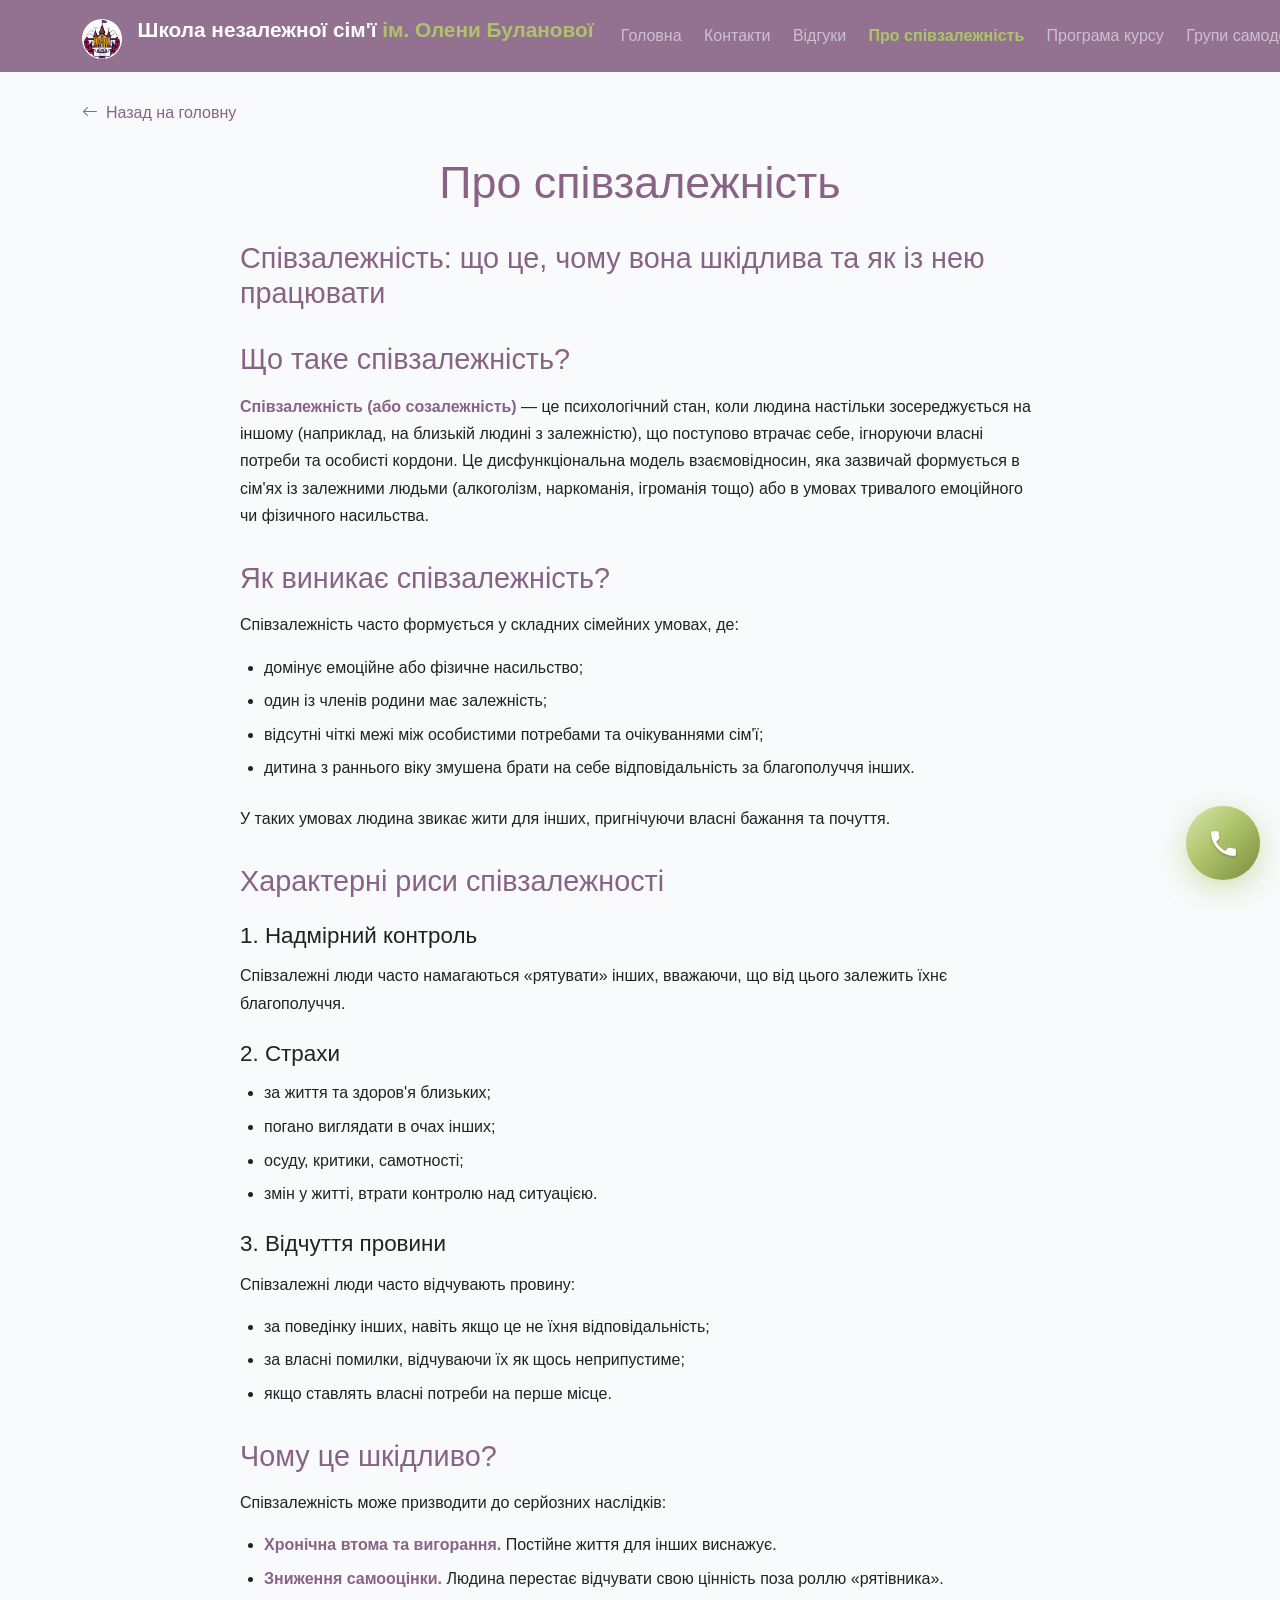
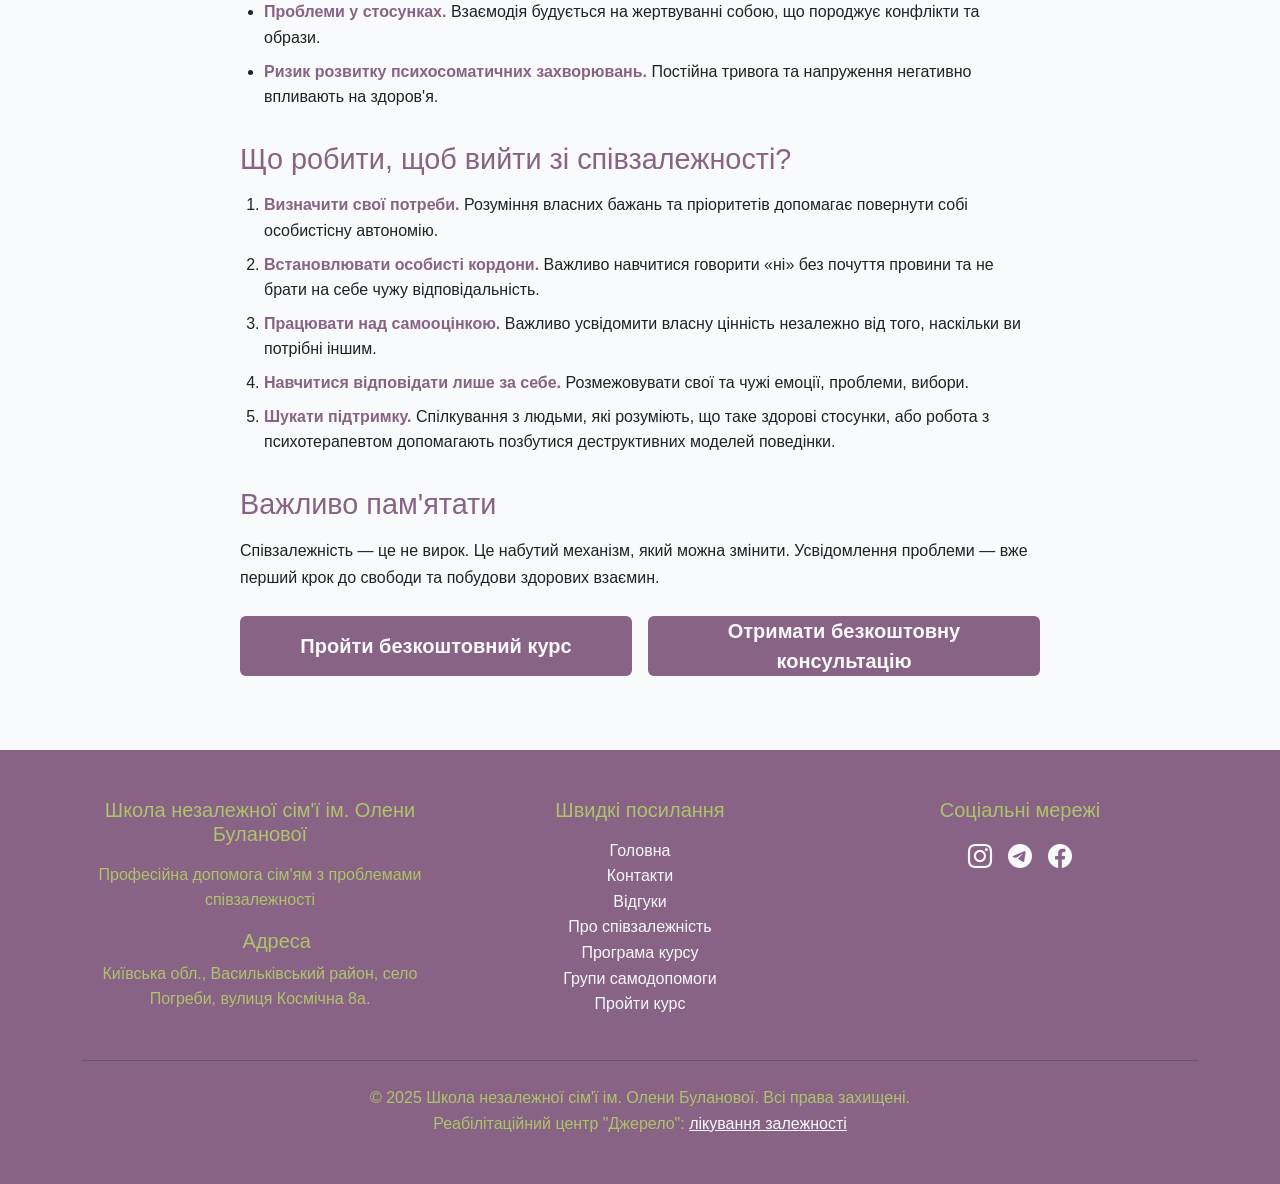
<file: about.html>
<!DOCTYPE html>
<html lang="uk">
<head>
    <meta charset="UTF-8">
    <meta name="viewport" content="width=device-width, initial-scale=1.0">
    <title>Про співзалежність | Школа незалежної сім'ї ім. Олени Буланової</title>
    <link href="https://cdn.jsdelivr.net/npm/bootstrap@5.3.0/dist/css/bootstrap.min.css" rel="stylesheet">
    <link rel="stylesheet" href="https://cdn.jsdelivr.net/npm/bootstrap-icons@1.10.0/font/bootstrap-icons.css">
    <link rel="stylesheet" href="css/stile.css">
    <link rel="stylesheet" href="https://cdnjs.cloudflare.com/ajax/libs/font-awesome/6.0.0/css/all.min.css">
    <!-- Google tag (gtag.js) -->
<script async src="https://www.googletagmanager.com/gtag/js?id=AW-830468260"></script>
<script>
  window.dataLayer = window.dataLayer || [];
  function gtag(){dataLayer.push(arguments);}
  gtag('js', new Date());

  gtag('config', 'AW-830468260');
</script>
            <!-- Иконки -->
<link rel="icon" href="icons/favicon.svg" type="image/svg+xml">
<link rel="icon" href="icons/favicon-16x16.png" type="image/png" sizes="16x16">
<link rel="icon" href="icons/favicon-32x32.png" type="image/png" sizes="32x32">
<link rel="icon" href="icons/favicon-48x48.png" type="image/png" sizes="48x48">
<link rel="apple-touch-icon" href="icons/apple-touch-icon.png" sizes="180x180">
<link rel="manifest" href="icons/site.webmanifest">
<!-- Meta Pixel Code -->
<script>
!function(f,b,e,v,n,t,s)
{if(f.fbq)return;n=f.fbq=function(){n.callMethod?
n.callMethod.apply(n,arguments):n.queue.push(arguments)};
if(!f._fbq)f._fbq=n;n.push=n;n.loaded=!0;n.version='2.0';
n.queue=[];t=b.createElement(e);t.async=!0;
t.src=v;s=b.getElementsByTagName(e)[0];
s.parentNode.insertBefore(t,s)}(window, document,'script',
'https://connect.facebook.net/en_US/fbevents.js');
fbq('init', '1282641980302588');
fbq('track', 'PageView');
</script>
<noscript><img height="1" width="1" style="display:none"
src="https://www.facebook.com/tr?id=1282641980302588&ev=PageView&noscript=1"
/></noscript>
<!-- End Meta Pixel Code -->
</head>
<body>
   
<!-- Навігаційна панель -->
<nav class="navbar navbar-expand-lg navbar-dark fixed-top">
    <div class="container">
        <a class="navbar-brand" href="index.html">
            <img src="img\logo.jpg" alt="Логотип" class="navbar-logo d-inline-block align-text-top">
            <span class="brand-text">Школа незалежної сім'ї <span class="accent-text2 d-none d-md-inline">ім. Олени Буланової</span></span>
        </a>
        <button class="navbar-toggler" type="button" data-bs-toggle="collapse" data-bs-target="#navbarNav">
            <span class="navbar-toggler-icon"></span>
        </button>
        <div class="collapse navbar-collapse" id="navbarNav">
            <ul class="navbar-nav ms-auto">
                <li class="nav-item">
                    <a class="nav-link" href="index.html">Головна</a>
                </li>
                <li class="nav-item">
                    <a class="nav-link" href="index.html#contacts">Контакти</a>
                </li>
                 <li class="nav-item">
                    <a class="nav-link" href="index.html#reviews">Відгуки</a>
                </li>
                <li class="nav-item">
                    <a class="nav-link active" href="about.html">Про співзалежність</a>
                </li>
                <li class="nav-item">
                    <a class="nav-link" href="prog.html">Програма курсу</a>
                </li>
                <li class="nav-item">
                    <a class="nav-link" href="grups.html">Групи самодопомоги</a>
                </li>
                <li class="nav-item ms-lg-3">
                    <a href="https://telegram.me/Bulanova_school_bot?start=kurs" class="btn btn-accent2">Реєстрація</a>
                </li>
            </ul>
        </div>
    </div>
</nav>

<div id="dzcb-fab"><div id="dzcb-bubble"></div><button id="dzcb-btn" aria-label="callback"><span class="ring"></span>
<svg viewBox="0 0 24 24"><path d="M6.6 10.8c1.4 2.8 3.8 5.1 6.6 6.6l2.2-2.2c.3-.3.7-.4 1-.2 1.1.4 2.3.6 3.6.6.6 0 1 .4 1 1V20c0 .6-.4 1-1 1C10.6 21 3 13.4 3 4c0-.6.4-1 1-1h3.5c.6 0 1 .4 1 1 0 1.2.2 2.4.6 3.6.1.4 0 .8-.2 1l-2.3 2.2z"/></svg>
<span id="dzcb-lbl">Передзвонити</span></div>
<div id="dzcb-ov"><div id="dzcb-box">
 <button class="x" id="dzcb-x">&times;</button>
 <div id="dzcb-open">
   <h3 id="dzcb-h1">Передзвонимо за 2 хвилини</h3>
   <p id="dzcb-p1">Залиште номер, і наш спеціаліст передзвонить вам протягом 2 хвилин. Безкоштовно та анонімно.</p>
   <input id="dzcb-ph1" type="tel" inputmode="tel" placeholder="+380 __ ___ __ __" autocomplete="tel">
   <div class="dzcb-err" id="dzcb-e1"></div>
   <button class="go" id="dzcb-g1">Передзвоніть мені</button>
   <button class="go alt" id="dzcb-toSched">🕐 Замовити дзвінок на конкретний час</button>
 </div>
 <div id="dzcb-closed" style="display:none">
   <button class="dzcb-link" id="dzcb-toNow" style="display:none;text-align:left;margin:0 0 6px">← Передзвонити зараз</button>
   <h3 id="dzcb-ch">На жаль, зараз неробочий час</h3>
   <p id="dzcb-cp">Хочете, зателефонуємо вам о:</p>
   <div id="dzcb-pick">
     <select id="dzcb-day"></select>
     <div class="dzcb-time">
       <div class="dzcb-col2"><span class="dzcb-lab" id="dzcb-hlab">Година</span><div class="dzcb-stp"><button type="button" data-t="h" data-d="-1">&minus;</button><span id="dzcb-hh">09</span><button type="button" data-t="h" data-d="1">+</button></div></div>
       <span class="dzcb-colon">:</span>
       <div class="dzcb-col2"><span class="dzcb-lab" id="dzcb-mlab">Хвилина</span><div class="dzcb-stp"><button type="button" data-t="m" data-d="-1">&minus;</button><span id="dzcb-mm">00</span><button type="button" data-t="m" data-d="1">+</button></div></div>
     </div>
   </div>
   <input id="dzcb-ph2" type="tel" inputmode="tel" placeholder="+380 __ ___ __ __" autocomplete="tel">
   <div class="dzcb-err" id="dzcb-e2"></div>
   <button class="go" id="dzcb-g2">Чекаю на дзвінок</button>
 </div>
 <div id="dzcb-ring">
   <div class="n" id="dzcb-n">60</div>
   <div class="t" id="dzcb-tt">Передзвонимо протягом 2 хвилин. Тримайте телефон поруч.</div>
 </div>
 <div id="dzcb-sched">
   <div style="font-size:40px">📞</div>
   <div class="big" id="dzcb-sb">Записали!</div>
   <div class="t" id="dzcb-st">Передзвонимо у вказаний час.</div>
 </div>
</div></div>

    <!-- Секція з контентом -->
    <section class="content-section">
        <div class="container">
            <a href="index.html" class="back-link">
                <i class="bi bi-arrow-left me-2"></i> Назад на головну
            </a>
            
            <div class="content-container">
                <h1>Про співзалежність</h1>
                
                <h2>Співзалежність: що це, чому вона шкідлива та як із нею працювати</h2>
                
                <h2>Що таке співзалежність?</h2>
                <p><strong>Співзалежність (або созалежність)</strong> — це психологічний стан, коли людина настільки зосереджується на іншому (наприклад, на близькій людині з залежністю), що поступово втрачає себе, ігноруючи власні потреби та особисті кордони. Це дисфункціональна модель взаємовідносин, яка зазвичай формується в сім'ях із залежними людьми (алкоголізм, наркоманія, ігроманія тощо) або в умовах тривалого емоційного чи фізичного насильства.</p>
                
                <h2>Як виникає співзалежність?</h2>
                <p>Співзалежність часто формується у складних сімейних умовах, де:</p>
                <ul>
                    <li>домінує емоційне або фізичне насильство;</li>
                    <li>один із членів родини має залежність;</li>
                    <li>відсутні чіткі межі між особистими потребами та очікуваннями сім'ї;</li>
                    <li>дитина з раннього віку змушена брати на себе відповідальність за благополуччя інших.</li>
                </ul>
                <p>У таких умовах людина звикає жити для інших, пригнічуючи власні бажання та почуття.</p>
                
                <h2>Характерні риси співзалежності</h2>
                
                <h3>1. Надмірний контроль</h3>
                <p>Співзалежні люди часто намагаються «рятувати» інших, вважаючи, що від цього залежить їхнє благополуччя.</p>
                
                <h3>2. Страхи</h3>
                <ul>
                    <li>за життя та здоров'я близьких;</li>
                    <li>погано виглядати в очах інших;</li>
                    <li>осуду, критики, самотності;</li>
                    <li>змін у житті, втрати контролю над ситуацією.</li>
                </ul>
                
                <h3>3. Відчуття провини</h3>
                <p>Співзалежні люди часто відчувають провину:</p>
                <ul>
                    <li>за поведінку інших, навіть якщо це не їхня відповідальність;</li>
                    <li>за власні помилки, відчуваючи їх як щось неприпустиме;</li>
                    <li>якщо ставлять власні потреби на перше місце.</li>
                </ul>
                
                <h2>Чому це шкідливо?</h2>
                <p>Співзалежність може призводити до серйозних наслідків:</p>
                <ul>
                    <li><strong>Хронічна втома та вигорання.</strong> Постійне життя для інших виснажує.</li>
                    <li><strong>Зниження самооцінки.</strong> Людина перестає відчувати свою цінність поза роллю «рятівника».</li>
                    <li><strong>Проблеми у стосунках.</strong> Взаємодія будується на жертвуванні собою, що породжує конфлікти та образи.</li>
                    <li><strong>Ризик розвитку психосоматичних захворювань.</strong> Постійна тривога та напруження негативно впливають на здоров'я.</li>
                </ul>
                
                <h2>Що робити, щоб вийти зі співзалежності?</h2>
                <ol>
                    <li><strong>Визначити свої потреби.</strong> Розуміння власних бажань та пріоритетів допомагає повернути собі особистісну автономію.</li>
                    <li><strong>Встановлювати особисті кордони.</strong> Важливо навчитися говорити «ні» без почуття провини та не брати на себе чужу відповідальність.</li>
                    <li><strong>Працювати над самооцінкою.</strong> Важливо усвідомити власну цінність незалежно від того, наскільки ви потрібні іншим.</li>
                    <li><strong>Навчитися відповідати лише за себе.</strong> Розмежовувати свої та чужі емоції, проблеми, вибори.</li>
                    <li><strong>Шукати підтримку.</strong> Спілкування з людьми, які розуміють, що таке здорові стосунки, або робота з психотерапевтом допомагають позбутися деструктивних моделей поведінки.</li>
                </ol>
                
                <h2>Важливо пам'ятати</h2>
                <p>Співзалежність — це не вирок. Це набутий механізм, який можна змінити. Усвідомлення проблеми — вже перший крок до свободи та побудови здорових взаємин.</p>
            <div class="button-grid my-4">
                <a href="https://telegram.me/Bulanova_school_bot?start=kurs" class="btn btn-accent px-4 py-2 fs-5 fw-bold cta-button">Пройти безкоштовний курс</a>
                <a href="https://telegram.me/Bulanova_school_bot?start=consult" class="btn btn-accent px-4 py-2 fs-5 fw-bold cta-button">Отримати безкоштовну консультацію</a>
            </div>
</div>
        </div>
    </section>

 <!-- Футер -->
    <footer class="text-center py-5" id="contacts">
        <div class="container">
            <div class="row">
                <div class="col-md-4 mb-3 mb-md-0 accent-text2">
                    <h5 class="mb-3">Школа незалежної сім'ї <span class="accent-text2">ім. Олени Буланової</span></h5>
                    <p>Професійна допомога сім'ям з проблемами співзалежності</p>
                    <div class="mb-4">
                        <h5><i class="bi bi-geo-alt-fill accent-text me-2"></i> Адреса</h5>
                        <p>Київська обл., Васильківський район, село Погреби, вулиця Космічна 8а.</p>
                    </div>
                </div>
                <div class="col-md-4 mb-3 mb-md-0 accent-text2">
                    <h5 class="mb-3">Швидкі посилання</h5>
                    <ul class="list-unstyled">
                        <li><a href="#home" class="text-decoration-none text-light">Головна</a></li>
                        <li><a href="#contacts" class="text-decoration-none text-light">Контакти</a></li>
                        <li><a href="index.html#reviews" class="text-decoration-none text-light">Відгуки</a></li>
                        <li><a href="about.html" class="text-decoration-none text-light">Про співзалежність</a></li>
                        <li><a href="prog.html" class="text-decoration-none text-light">Програма курсу</a></li>
                        <li><a href="grups.html" class="text-decoration-none text-light">Групи самодопомоги</a></li>
                        <li><a href="https://telegram.me/Bulanova_school_bot?start=kurs" class="text-decoration-none text-light">Пройти курс</a></li>
                    </ul>
                </div>
                <div class="col-md-4">
                    <h5 class="mb-3 accent-text2">Соціальні мережі</h5>
                    <div class="d-flex justify-content-center gap-3">
                        <a href="https://www.instagram.com/djerelo.help" class="text-light"><i class="bi bi-instagram fs-4"></i></a>
                        <a href="https://telegram.me/ninarkotikam_bot" class="text-light"><i class="bi bi-telegram fs-4"></i></a>
                        <a href="https://www.facebook.com/ninarcotikam" class="text-light"><i class="bi bi-facebook fs-4"></i></a>
                    </div>
                </div>
            </div>
            <hr class="my-4">
            <p class="mb-0 accent-text2">&copy; 2025 Школа незалежної сім'ї ім. Олени Буланової. Всі права захищені.</p>
            <p class="mb-0 accent-text2">Реабілітаційний центр "Джерело": <a href="https://ninarkotikam.com/reabilitatsiya-narkozalezhnykh/" class="text-light">лікування залежності</a></p>
        </div>
    </footer>

    <script src="https://cdn.jsdelivr.net/npm/bootstrap@5.3.0/dist/js/bootstrap.bundle.min.js"></script>
    <script src="js/script.js"></script>
</body>
</html>
</file>
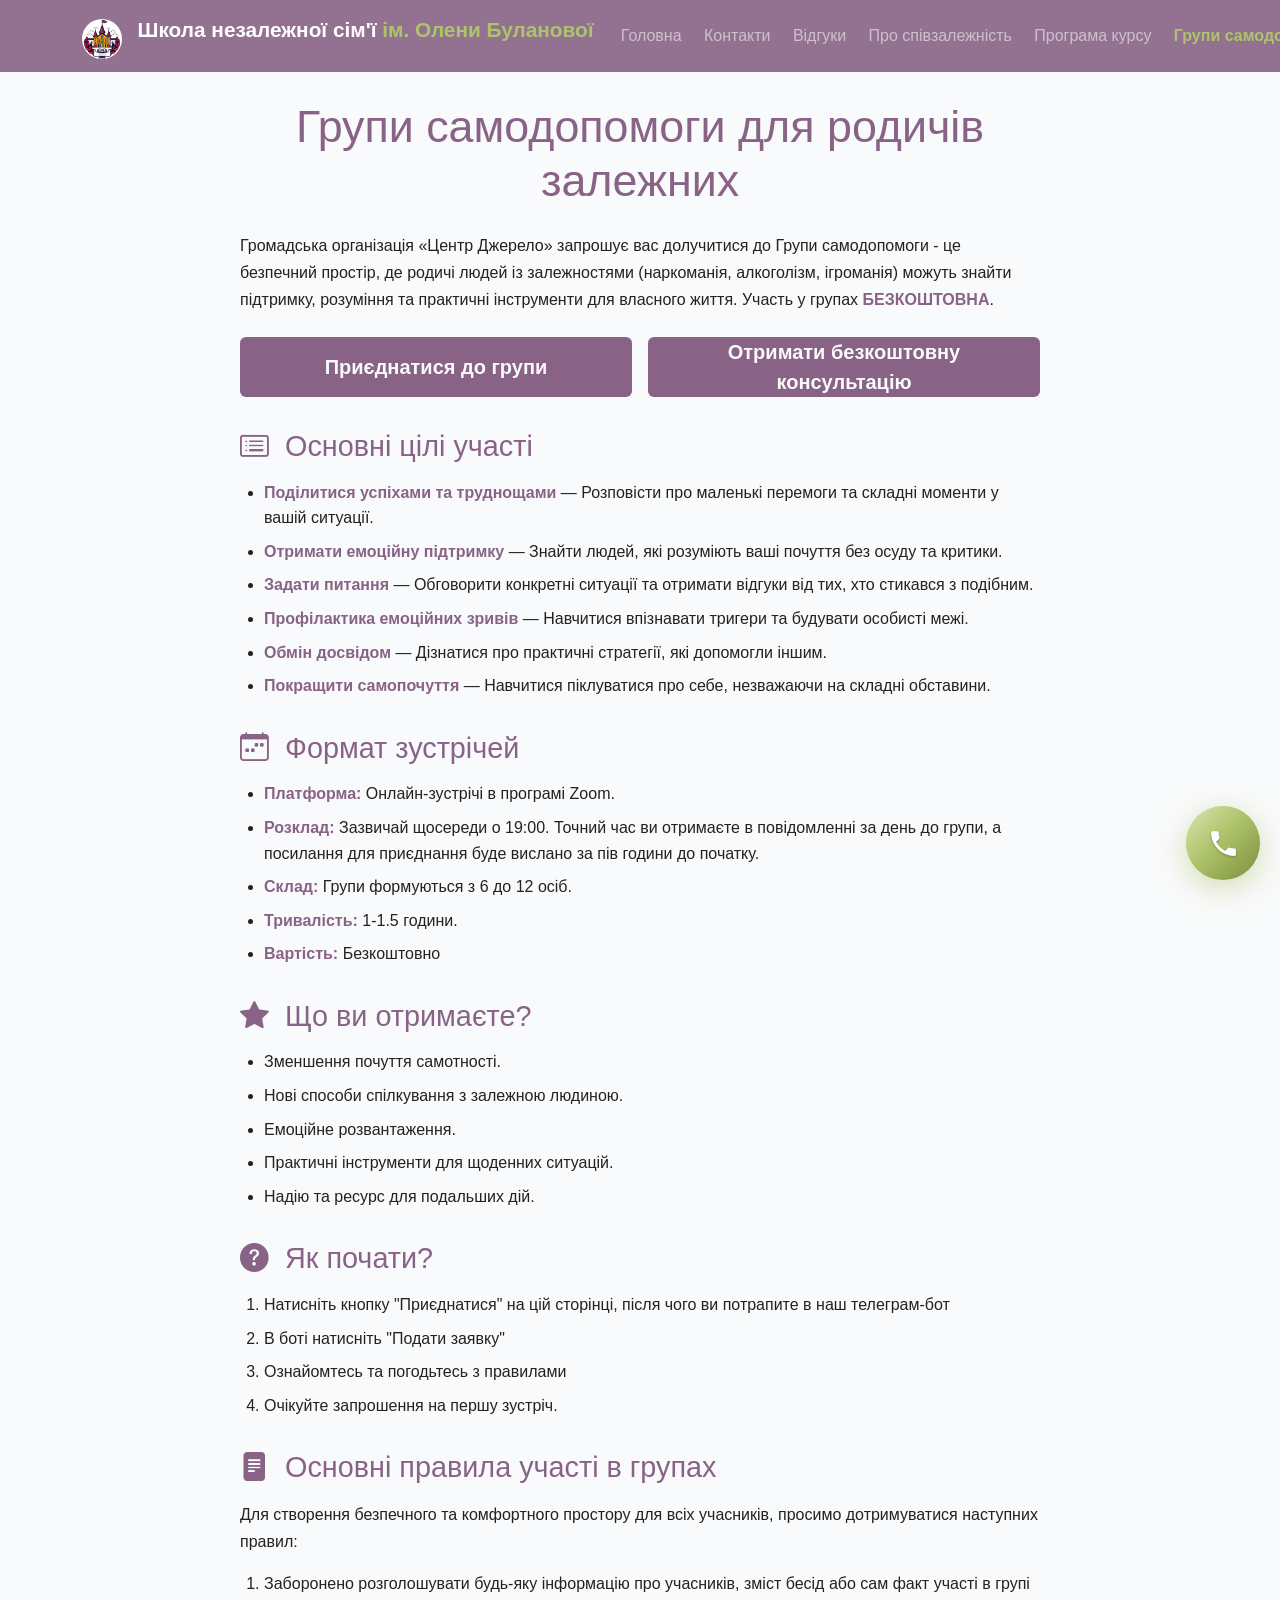
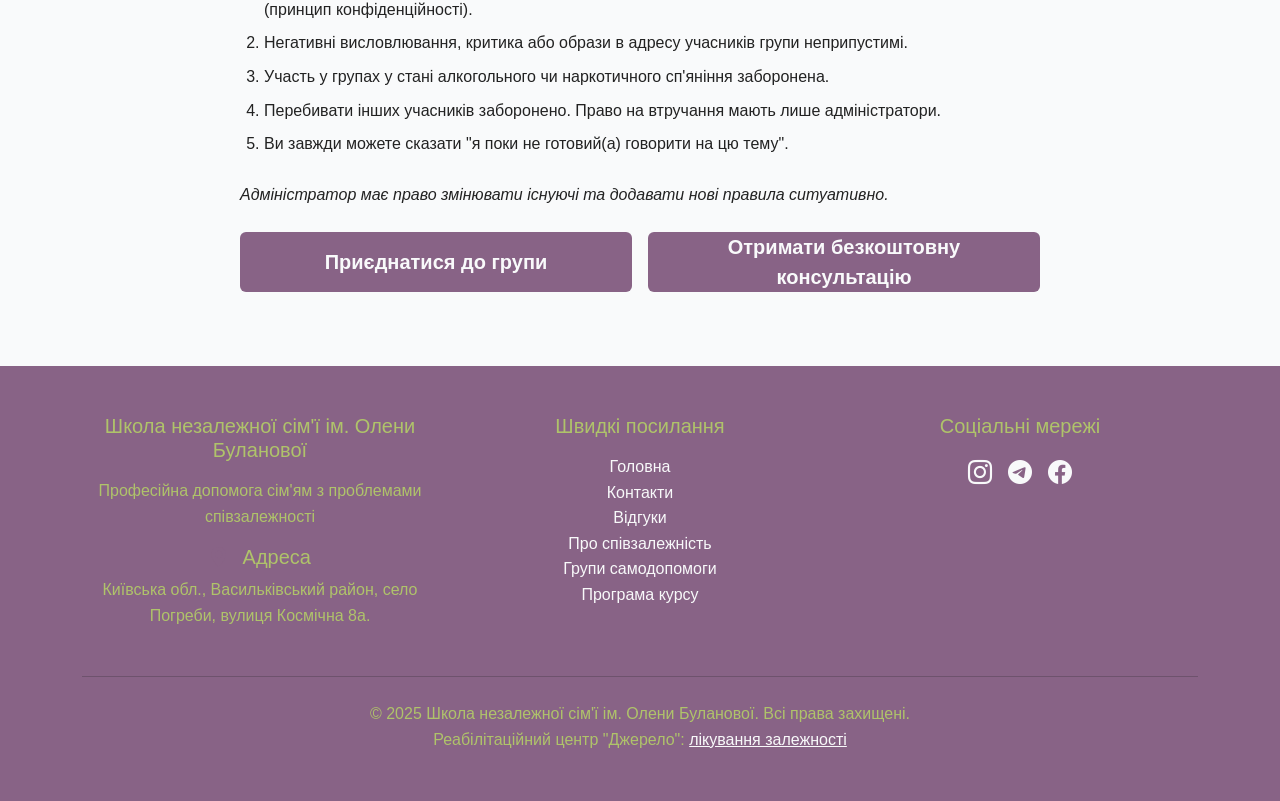
<file: grups.html>
<!DOCTYPE html>
<html lang="uk">
<head>
    <meta charset="UTF-8">
    <meta name="viewport" content="width=device-width, initial-scale=1.0">
    <title>Групи самодопомоги | Школа незалежної сім'ї ім. Олени Буланової</title>
    <link href="https://cdn.jsdelivr.net/npm/bootstrap@5.3.0/dist/css/bootstrap.min.css" rel="stylesheet">
    <link rel="stylesheet" href="https://cdn.jsdelivr.net/npm/bootstrap-icons@1.10.0/font/bootstrap-icons.css">
    <link rel="stylesheet" href="css/stile.css">
    <link rel="stylesheet" href="https://cdnjs.cloudflare.com/ajax/libs/font-awesome/6.0.0/css/all.min.css">
    <!-- Иконки -->
    <link rel="icon" href="icons/favicon.svg" type="image/svg+xml">
    <link rel="icon" href="icons/favicon-16x16.png" type="image/png" sizes="16x16">
    <link rel="icon" href="icons/favicon-32x32.png" type="image/png" sizes="32x32">
    <link rel="icon" href="icons/favicon-48x48.png" type="image/png" sizes="48x48">
    <link rel="apple-touch-icon" href="icons/apple-touch-icon.png" sizes="180x180">
    <link rel="manifest" href="icons/site.webmanifest">
    <!-- Google tag (gtag.js) -->
<script async src="https://www.googletagmanager.com/gtag/js?id=AW-830468260"></script>
<script>
  window.dataLayer = window.dataLayer || [];
  function gtag(){dataLayer.push(arguments);}
  gtag('js', new Date());

  gtag('config', 'AW-830468260');
</script>
    <!-- Meta Pixel Code -->
    <script>
        !function(f,b,e,v,n,t,s)
        {if(f.fbq)return;n=f.fbq=function(){n.callMethod?
            n.callMethod.apply(n,arguments):n.queue.push(arguments)};
            if(!f._fbq)f._fbq=n;n.push=n;n.loaded=!0;n.version='2.0';
            n.queue=[];t=b.createElement(e);t.async=!0;
            t.src=v;s=b.getElementsByTagName(e)[0];
            s.parentNode.insertBefore(t,s)}(window, document,'script',
            'https://connect.facebook.net/en_US/fbevents.js');
        fbq('init', '1282641980302588');
        fbq('track', 'PageView');
    </script>
    <noscript><img height="1" width="1" style="display:none"
                   src="https://www.facebook.com/tr?id=1282641980302588&ev=PageView&noscript=1"
        /></noscript>
    <!-- End Meta Pixel Code -->
</head>
<body>

<!-- Навігаційна панель -->
<nav class="navbar navbar-expand-xl navbar-dark fixed-top">
    <div class="container">
        <a class="navbar-brand" href="index.html">
            <img src="img\logo.jpg" alt="Логотип" class="navbar-logo d-inline-block align-text-top">
            <span class="brand-text">Школа незалежної сім'ї <span class="accent-text2 d-none d-md-inline">ім. Олени Буланової</span></span>
        </a>
        <button class="navbar-toggler" type="button" data-bs-toggle="collapse" data-bs-target="#navbarNav">
            <span class="navbar-toggler-icon"></span>
        </button>
        <div class="collapse navbar-collapse" id="navbarNav">
            <ul class="navbar-nav ms-auto">
                <li class="nav-item">
                    <a class="nav-link" href="index.html">Головна</a>
                </li>
                <li class="nav-item">
                    <a class="nav-link" href="index.html#contacts">Контакти</a>
                </li>
                 <li class="nav-item">
                    <a class="nav-link" href="index.html#reviews">Відгуки</a>
                </li>
                <li class="nav-item">
                    <a class="nav-link" href="about.html">Про співзалежність</a>
                </li>
                <li class="nav-item">
                    <a class="nav-link" href="prog.html">Програма курсу</a>
                </li>
                <li class="nav-item">
                    <a class="nav-link active" href="grups.html">Групи самодопомоги</a>
                </li>
                <li class="nav-item ms-xl-3">
                    <a href="https://telegram.me/Bulanova_school_bot?start=grups" class="btn btn-accent2">Приєднатися</a>
                </li>
            </ul>
        </div>
    </div>
</nav>

<div id="dzcb-fab"><div id="dzcb-bubble"></div><button id="dzcb-btn" aria-label="callback"><span class="ring"></span>
<svg viewBox="0 0 24 24"><path d="M6.6 10.8c1.4 2.8 3.8 5.1 6.6 6.6l2.2-2.2c.3-.3.7-.4 1-.2 1.1.4 2.3.6 3.6.6.6 0 1 .4 1 1V20c0 .6-.4 1-1 1C10.6 21 3 13.4 3 4c0-.6.4-1 1-1h3.5c.6 0 1 .4 1 1 0 1.2.2 2.4.6 3.6.1.4 0 .8-.2 1l-2.3 2.2z"/></svg>
<span id="dzcb-lbl">Передзвонити</span></div>
<div id="dzcb-ov"><div id="dzcb-box">
 <button class="x" id="dzcb-x">&times;</button>
 <div id="dzcb-open">
   <h3 id="dzcb-h1">Передзвонимо за 2 хвилини</h3>
   <p id="dzcb-p1">Залиште номер, і наш спеціаліст передзвонить вам протягом 2 хвилин. Безкоштовно та анонімно.</p>
   <input id="dzcb-ph1" type="tel" inputmode="tel" placeholder="+380 __ ___ __ __" autocomplete="tel">
   <div class="dzcb-err" id="dzcb-e1"></div>
   <button class="go" id="dzcb-g1">Передзвоніть мені</button>
   <button class="go alt" id="dzcb-toSched">🕐 Замовити дзвінок на конкретний час</button>
 </div>
 <div id="dzcb-closed" style="display:none">
   <button class="dzcb-link" id="dzcb-toNow" style="display:none;text-align:left;margin:0 0 6px">← Передзвонити зараз</button>
   <h3 id="dzcb-ch">На жаль, зараз неробочий час</h3>
   <p id="dzcb-cp">Хочете, зателефонуємо вам о:</p>
   <div id="dzcb-pick">
     <select id="dzcb-day"></select>
     <div class="dzcb-time">
       <div class="dzcb-col2"><span class="dzcb-lab" id="dzcb-hlab">Година</span><div class="dzcb-stp"><button type="button" data-t="h" data-d="-1">&minus;</button><span id="dzcb-hh">09</span><button type="button" data-t="h" data-d="1">+</button></div></div>
       <span class="dzcb-colon">:</span>
       <div class="dzcb-col2"><span class="dzcb-lab" id="dzcb-mlab">Хвилина</span><div class="dzcb-stp"><button type="button" data-t="m" data-d="-1">&minus;</button><span id="dzcb-mm">00</span><button type="button" data-t="m" data-d="1">+</button></div></div>
     </div>
   </div>
   <input id="dzcb-ph2" type="tel" inputmode="tel" placeholder="+380 __ ___ __ __" autocomplete="tel">
   <div class="dzcb-err" id="dzcb-e2"></div>
   <button class="go" id="dzcb-g2">Чекаю на дзвінок</button>
 </div>
 <div id="dzcb-ring">
   <div class="n" id="dzcb-n">60</div>
   <div class="t" id="dzcb-tt">Передзвонимо протягом 2 хвилин. Тримайте телефон поруч.</div>
 </div>
 <div id="dzcb-sched">
   <div style="font-size:40px">📞</div>
   <div class="big" id="dzcb-sb">Записали!</div>
   <div class="t" id="dzcb-st">Передзвонимо у вказаний час.</div>
 </div>
</div></div>


<!-- Секція з контентом -->
<section class="content-section">
    <div class="container">
        <div class="content-container">
            <h1>Групи самодопомоги для родичів залежних</h1>

            <p>Громадська організація «Центр Джерело» запрошує вас долучитися до Групи самодопомоги - це безпечний простір, де родичі людей із залежностями (наркоманія, алкоголізм, ігроманія) можуть знайти підтримку, розуміння та практичні інструменти для власного життя. Участь у групах <strong>БЕЗКОШТОВНА</strong>.</p>

            <div class="button-grid my-4">
    <a href="https://telegram.me/Bulanova_school_bot?start=grups" class="btn btn-accent px-4 py-2 fs-5 fw-bold cta-button">Приєднатися до групи</a>
    <a href="https://telegram.me/Bulanova_school_bot?start=consult" class="btn btn-accent px-4 py-2 fs-5 fw-bold cta-button">Отримати безкоштовну консультацію</a>
</div>





            <h2><i class="bi bi-card-list me-2" style="color: var(--accent-color);"></i> Основні цілі участі</h2>
            <ul>
                <li><strong>Поділитися успіхами та труднощами</strong> — Розповісти про маленькі перемоги та складні моменти у вашій ситуації.</li>
                <li><strong>Отримати емоційну підтримку</strong> — Знайти людей, які розуміють ваші почуття без осуду та критики.</li>
                <li><strong>Задати питання</strong> — Обговорити конкретні ситуації та отримати відгуки від тих, хто стикався з подібним.</li>
                <li><strong>Профілактика емоційних зривів</strong> — Навчитися впізнавати тригери та будувати особисті межі.</li>
                <li><strong>Обмін досвідом</strong> — Дізнатися про практичні стратегії, які допомогли іншим.</li>
                <li><strong>Покращити самопочуття</strong> — Навчитися піклуватися про себе, незважаючи на складні обставини.</li>
            </ul>

            <h2><i class="bi bi-calendar-week me-2" style="color: var(--accent-color);"></i> Формат зустрічей</h2>
            <ul>
                <li><strong>Платформа:</strong> Онлайн-зустрічі в програмі Zoom.</li>
                <li><strong>Розклад:</strong> Зазвичай щосереди о 19:00. Точний час ви отримаєте в повідомленні за день до групи, а посилання для приєднання буде вислано за пів години до початку.</li>
                <li><strong>Склад:</strong> Групи формуються з 6 до 12 осіб.</li>
                <li><strong>Тривалість:</strong> 1-1.5 години.</li>
                <li><strong>Вартість:</strong> Безкоштовно</li>
            </ul>

            <h2><i class="bi bi-star-fill me-2" style="color: var(--accent-color);"></i> Що ви отримаєте?</h2>
            <ul>
                <li>Зменшення почуття самотності.</li>
                <li>Нові способи спілкування з залежною людиною.</li>
                <li>Емоційне розвантаження.</li>
                <li>Практичні інструменти для щоденних ситуацій.</li>
                <li>Надію та ресурс для подальших дій.</li>
            </ul>

            <h2><i class="bi bi-question-circle-fill me-2" style="color: var(--accent-color);"></i> Як почати?</h2>
            <ol>
                <li>Натисніть кнопку "Приєднатися" на цій сторінці, після чого ви потрапите в наш телеграм-бот</li>
                <li>В боті натисніть "Подати заявку"</li>
                <li>Ознайомтесь та погодьтесь з правилами</li>
                <li>Очікуйте запрошення на першу зустріч.</li>
            </ol>

            <h2><i class="bi bi-file-text-fill me-2" style="color: var(--accent-color);"></i> Основні правила участі в групах</h2>
            <p>Для створення безпечного та комфортного простору для всіх учасників, просимо дотримуватися наступних правил:</p>
            <ol class="rules-list">
                <li>Заборонено розголошувати будь-яку інформацію про учасників, зміст бесід або сам факт участі в групі (принцип конфіденційності).</li>
                <li>Негативні висловлювання, критика або образи в адресу учасників групи неприпустимі.</li>
                <li>Участь у групах у стані алкогольного чи наркотичного сп'яніння заборонена.</li>
                <li>Перебивати інших учасників заборонено. Право на втручання мають лише адміністратори.</li>
                <li>Ви завжди можете сказати "я поки не готовий(а) говорити на цю тему".</li>
            </ol>
            <p class="mt-3"><em>Адміністратор має право змінювати існуючі та додавати нові правила ситуативно.</em></p>

            <div class="button-grid my-4">
    <a href="https://telegram.me/Bulanova_school_bot?start=grups" class="btn btn-accent px-4 py-2 fs-5 fw-bold cta-button">Приєднатися до групи</a>
    <a href="https://telegram.me/Bulanova_school_bot?start=consult" class="btn btn-accent px-4 py-2 fs-5 fw-bold cta-button">Отримати безкоштовну консультацію</a>
</div>

        </div>
    </div>
</section>

<!-- Футер -->
<footer class="text-center py-5" id="contacts">
    <div class="container">
        <div class="row">
            <div class="col-md-4 mb-3 mb-md-0 accent-text2">
                <h5 class="mb-3">Школа незалежної сім'ї <span class="accent-text2">ім. Олени Буланової</span></h5>
                <p>Професійна допомога сім'ям з проблемами співзалежності</p>
                <div class="mb-4">
                    <h5><i class="bi bi-geo-alt-fill accent-text me-2"></i> Адреса</h5>
                    <p>Київська обл., Васильківський район, село Погреби, вулиця Космічна 8а.</p>
                </div>
            </div>
            <div class="col-md-4 mb-3 mb-md-0">
                <h5 class="mb-3 accent-text2">Швидкі посилання</h5>
                <ul class="list-unstyled">
                    <li><a href="index.html" class="text-decoration-none text-light">Головна</a></li>
                    <li><a href="index.html#contacts" class="text-decoration-none text-light">Контакти</a></li>
                    <li><a href="index.html#reviews" class="text-decoration-none text-light">Відгуки</a></li>
                    <li><a href="about.html" class="text-decoration-none text-light">Про співзалежність</a></li>
                    <li><a href="grups.html" class="text-decoration-none text-light">Групи самодопомоги</a></li>
                    <li><a href="prog.html" class="text-decoration-none text-light">Програма курсу</a></li>
                </ul>
            </div>
            <div class="col-md-4 accent-text2">
                <h5 class="mb-3">Соціальні мережі</h5>
                <div class="d-flex justify-content-center gap-3">
                    <a href="https://www.instagram.com/djerelo.help" class="text-light"><i class="bi bi-instagram fs-4"></i></a>
                    <a href="https://telegram.me/ninarkotikam_bot" class="text-light"><i class="bi bi-telegram fs-4"></i></a>
                    <a href="https://www.facebook.com/ninarcotikam" class="text-light"><i class="bi bi-facebook fs-4"></i></a>
                </div>
            </div>
        </div>
        <hr class="my-4">
        <p class="mb-0 accent-text2">&copy; 2025 Школа незалежної сім'ї ім. Олени Буланової. Всі права захищені.</p>
        <p class="mb-0 accent-text2">Реабілітаційний центр "Джерело": <a href="https://ninarkotikam.com/reabilitatsiya-narkozalezhnykh/" class="text-light">лікування залежності</a></p>
    </div>
</footer>

<script src="https://cdn.jsdelivr.net/npm/bootstrap@5.3.0/dist/js/bootstrap.bundle.min.js"></script>
<script src="js/script.js"></script>
</body>
</html>
</file>
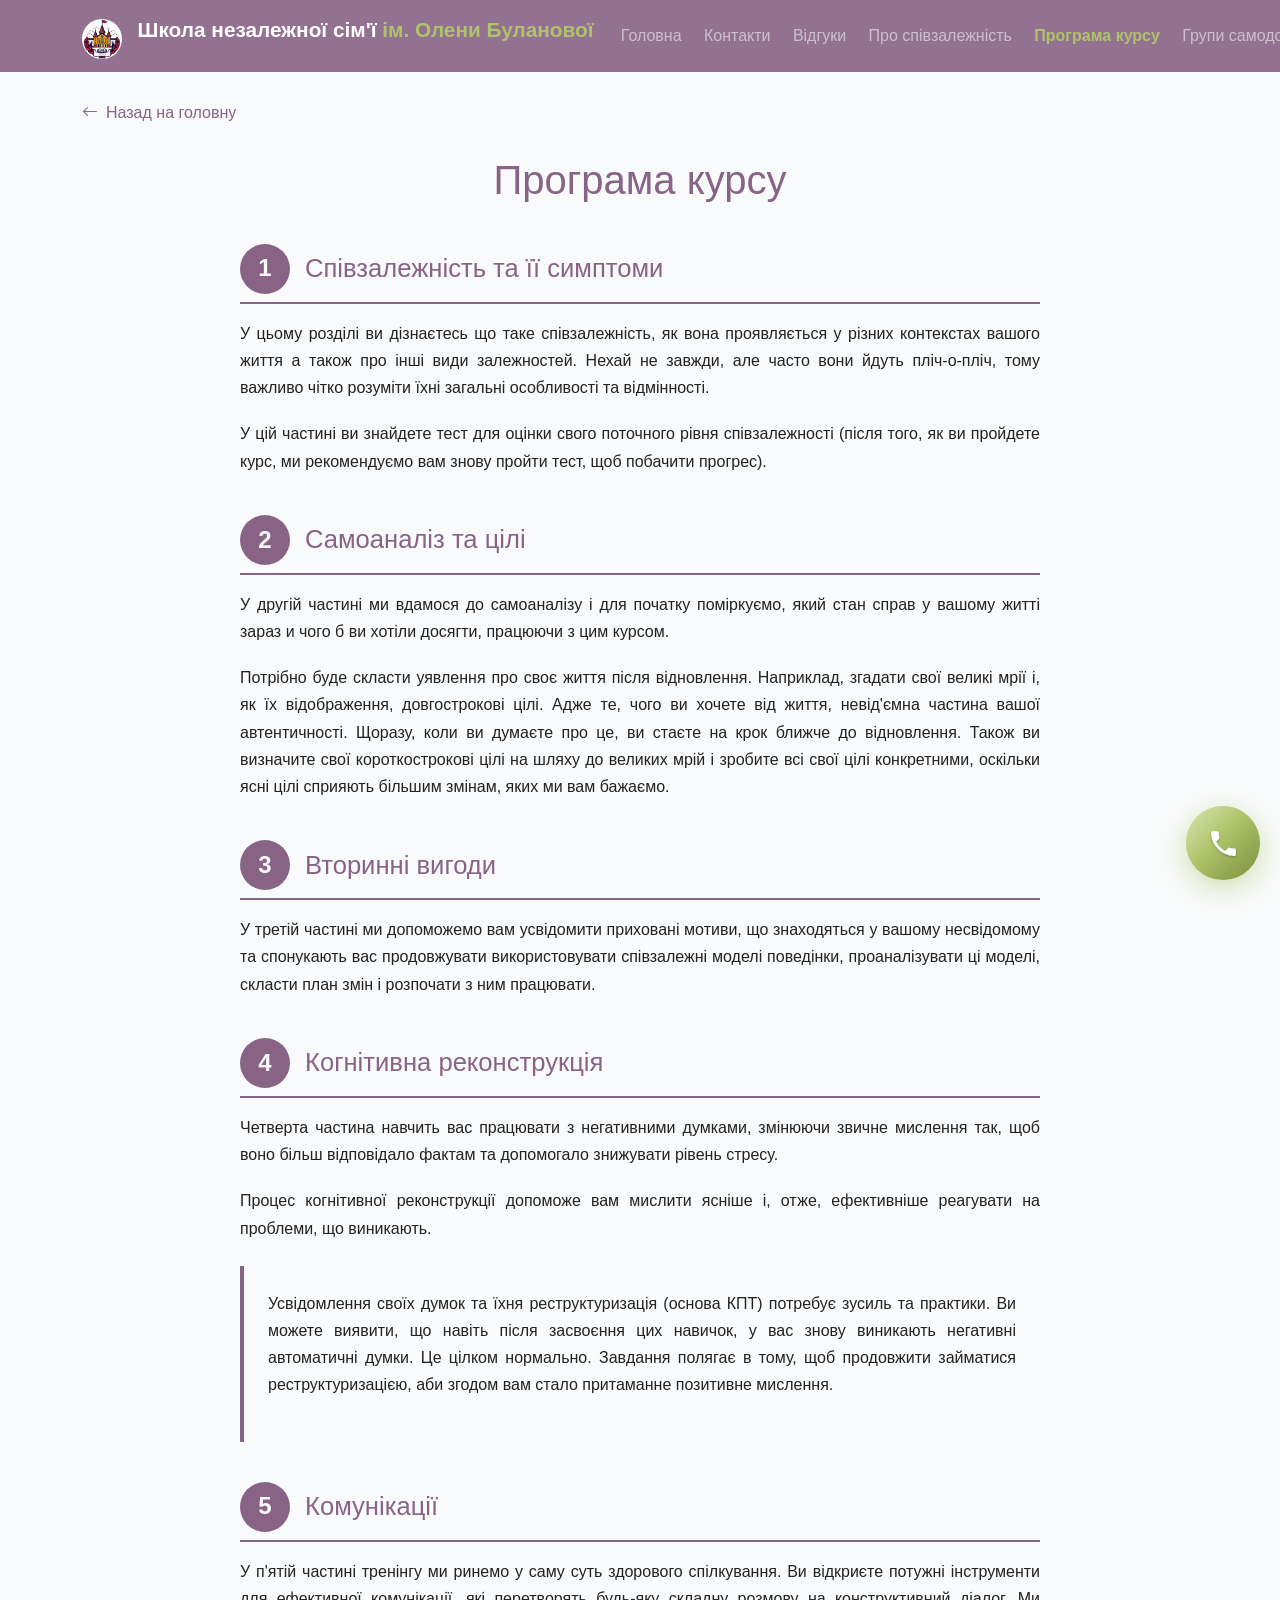
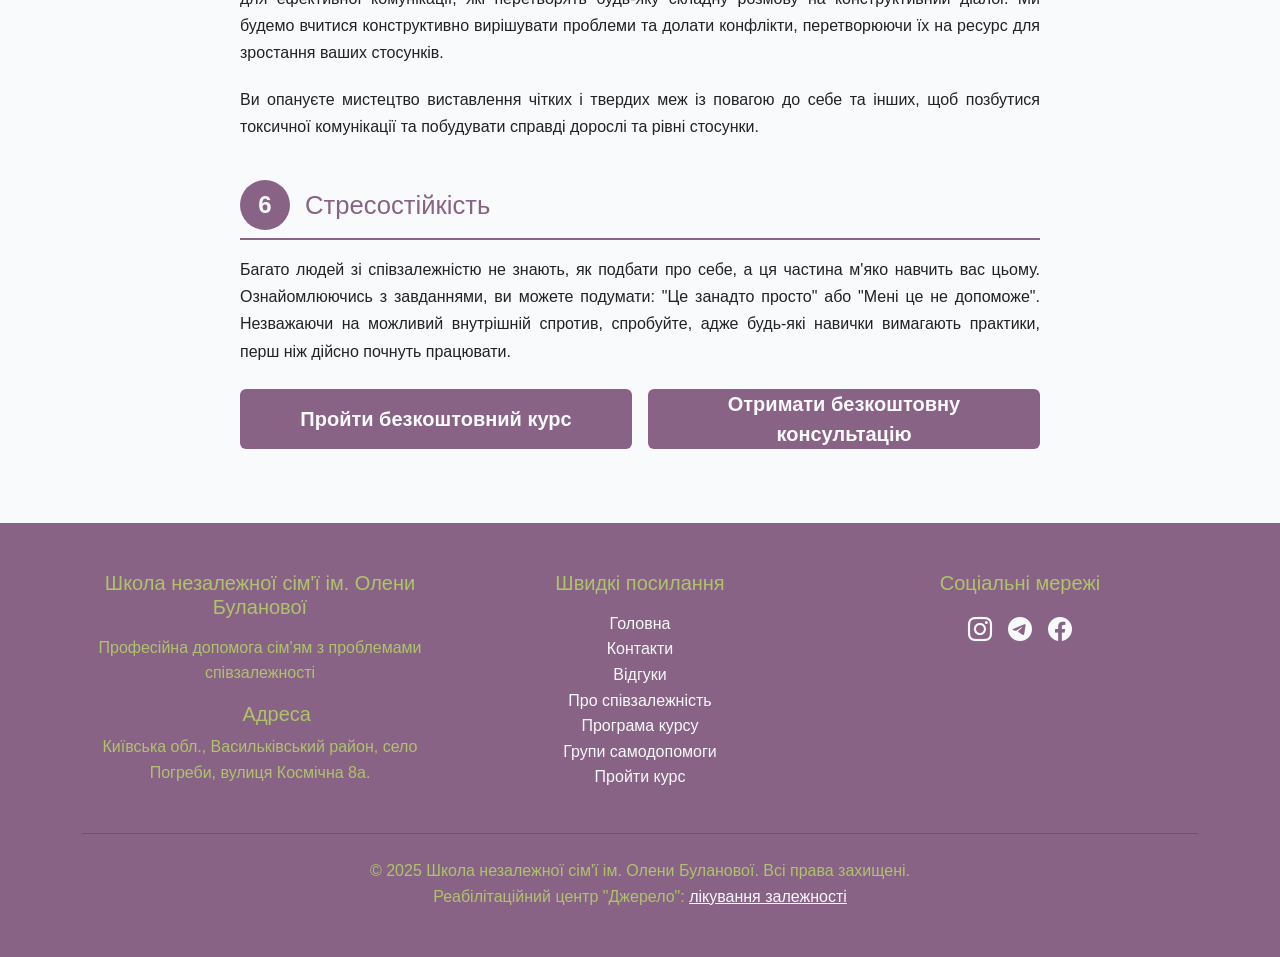
<file: prog.html>
<!DOCTYPE html>
<html lang="uk">
<head>
    <meta charset="UTF-8">
    <meta name="viewport" content="width=device-width, initial-scale=1.0">
    <title>Програма курсу | Школа незалежної сім'ї ім. Олени Буланової</title>
    <link href="https://cdn.jsdelivr.net/npm/bootstrap@5.3.0/dist/css/bootstrap.min.css" rel="stylesheet">
    <link rel="stylesheet" href="https://cdn.jsdelivr.net/npm/bootstrap-icons@1.10.0/font/bootstrap-icons.css">
    <link rel="stylesheet" href="css/stile.css">
    <link rel="stylesheet" href="https://cdnjs.cloudflare.com/ajax/libs/font-awesome/6.0.0/css/all.min.css">
            <!-- Иконки -->
<link rel="icon" href="icons/favicon.svg" type="image/svg+xml">
<link rel="icon" href="icons/favicon-16x16.png" type="image/png" sizes="16x16">
<link rel="icon" href="icons/favicon-32x32.png" type="image/png" sizes="32x32">
<link rel="icon" href="icons/favicon-48x48.png" type="image/png" sizes="48x48">
<link rel="apple-touch-icon" href="icons/apple-touch-icon.png" sizes="180x180">
<link rel="manifest" href="icons/site.webmanifest">
<!-- Google tag (gtag.js) -->
<script async src="https://www.googletagmanager.com/gtag/js?id=AW-830468260"></script>
<script>
  window.dataLayer = window.dataLayer || [];
  function gtag(){dataLayer.push(arguments);}
  gtag('js', new Date());

  gtag('config', 'AW-830468260');
</script>
<!-- Meta Pixel Code -->
<script>
!function(f,b,e,v,n,t,s)
{if(f.fbq)return;n=f.fbq=function(){n.callMethod?
n.callMethod.apply(n,arguments):n.queue.push(arguments)};
if(!f._fbq)f._fbq=n;n.push=n;n.loaded=!0;n.version='2.0';
n.queue=[];t=b.createElement(e);t.async=!0;
t.src=v;s=b.getElementsByTagName(e)[0];
s.parentNode.insertBefore(t,s)}(window, document,'script',
'https://connect.facebook.net/en_US/fbevents.js');
fbq('init', '1282641980302588');
fbq('track', 'PageView');
</script>
<noscript><img height="1" width="1" style="display:none"
src="https://www.facebook.com/tr?id=1282641980302588&ev=PageView&noscript=1"
/></noscript>
<!-- End Meta Pixel Code -->
</head>
<body>
    <!-- Навігаційна панель -->
<nav class="navbar navbar-expand-lg navbar-dark fixed-top">
    <div class="container">
        <a class="navbar-brand" href="index.html">
            <img src="img\logo.jpg" alt="Логотип" class="navbar-logo d-inline-block align-text-top">
            <span class="brand-text">Школа незалежної сім'ї <span class="accent-text2 d-none d-md-inline">ім. Олени Буланової</span></span>
        </a>
        <button class="navbar-toggler" type="button" data-bs-toggle="collapse" data-bs-target="#navbarNav">
            <span class="navbar-toggler-icon"></span>
        </button>
        <div class="collapse navbar-collapse" id="navbarNav">
            <ul class="navbar-nav ms-auto">
                <li class="nav-item">
                    <a class="nav-link" href="index.html">Головна</a>
                </li>
                <li class="nav-item">
                    <a class="nav-link" href="index.html#contacts">Контакти</a>
                </li>
                 <li class="nav-item">
                    <a class="nav-link" href="index.html#reviews">Відгуки</a>
                </li>
                <li class="nav-item">
                    <a class="nav-link" href="about.html">Про співзалежність</a>
                </li>
                <li class="nav-item">
                    <a class="nav-link active" href="prog.html">Програма курсу</a>
                </li>
                <li class="nav-item">
                    <a class="nav-link" href="grups.html">Групи самодопомоги</a>
                </li>
                <li class="nav-item ms-lg-3">
                    <a href="https://telegram.me/Bulanova_school_bot?start=kurs" class="btn btn-accent2">Реєстрація</a>
                </li>
            </ul>
        </div>
    </div>
</nav>

<div id="dzcb-fab"><div id="dzcb-bubble"></div><button id="dzcb-btn" aria-label="callback"><span class="ring"></span>
<svg viewBox="0 0 24 24"><path d="M6.6 10.8c1.4 2.8 3.8 5.1 6.6 6.6l2.2-2.2c.3-.3.7-.4 1-.2 1.1.4 2.3.6 3.6.6.6 0 1 .4 1 1V20c0 .6-.4 1-1 1C10.6 21 3 13.4 3 4c0-.6.4-1 1-1h3.5c.6 0 1 .4 1 1 0 1.2.2 2.4.6 3.6.1.4 0 .8-.2 1l-2.3 2.2z"/></svg>
<span id="dzcb-lbl">Передзвонити</span></div>
<div id="dzcb-ov"><div id="dzcb-box">
 <button class="x" id="dzcb-x">&times;</button>
 <div id="dzcb-open">
   <h3 id="dzcb-h1">Передзвонимо за 2 хвилини</h3>
   <p id="dzcb-p1">Залиште номер, і наш спеціаліст передзвонить вам протягом 2 хвилин. Безкоштовно та анонімно.</p>
   <input id="dzcb-ph1" type="tel" inputmode="tel" placeholder="+380 __ ___ __ __" autocomplete="tel">
   <div class="dzcb-err" id="dzcb-e1"></div>
   <button class="go" id="dzcb-g1">Передзвоніть мені</button>
   <button class="go alt" id="dzcb-toSched">🕐 Замовити дзвінок на конкретний час</button>
 </div>
 <div id="dzcb-closed" style="display:none">
   <button class="dzcb-link" id="dzcb-toNow" style="display:none;text-align:left;margin:0 0 6px">← Передзвонити зараз</button>
   <h3 id="dzcb-ch">На жаль, зараз неробочий час</h3>
   <p id="dzcb-cp">Хочете, зателефонуємо вам о:</p>
   <div id="dzcb-pick">
     <select id="dzcb-day"></select>
     <div class="dzcb-time">
       <div class="dzcb-col2"><span class="dzcb-lab" id="dzcb-hlab">Година</span><div class="dzcb-stp"><button type="button" data-t="h" data-d="-1">&minus;</button><span id="dzcb-hh">09</span><button type="button" data-t="h" data-d="1">+</button></div></div>
       <span class="dzcb-colon">:</span>
       <div class="dzcb-col2"><span class="dzcb-lab" id="dzcb-mlab">Хвилина</span><div class="dzcb-stp"><button type="button" data-t="m" data-d="-1">&minus;</button><span id="dzcb-mm">00</span><button type="button" data-t="m" data-d="1">+</button></div></div>
     </div>
   </div>
   <input id="dzcb-ph2" type="tel" inputmode="tel" placeholder="+380 __ ___ __ __" autocomplete="tel">
   <div class="dzcb-err" id="dzcb-e2"></div>
   <button class="go" id="dzcb-g2">Чекаю на дзвінок</button>
 </div>
 <div id="dzcb-ring">
   <div class="n" id="dzcb-n">60</div>
   <div class="t" id="dzcb-tt">Передзвонимо протягом 2 хвилин. Тримайте телефон поруч.</div>
 </div>
 <div id="dzcb-sched">
   <div style="font-size:40px">📞</div>
   <div class="big" id="dzcb-sb">Записали!</div>
   <div class="t" id="dzcb-st">Передзвонимо у вказаний час.</div>
 </div>
</div></div>

    <!-- Секція з контентом -->
    <section class="content-section-p">
        <div class="container">
            <a href="index.html" class="back-link">
                <i class="bi bi-arrow-left me-2"></i> Назад на головну
            </a>
            
            <div class="content-container">
                <h1>Програма курсу</h1>
                
                <div class="module-header">
                    <div class="circle-number">1</div>
                    <h2 class="module-title">Співзалежність та її симптоми</h2>
                </div>
                <p>У цьому розділі ви дізнаєтесь що таке співзалежність, як вона проявляється у різних контекстах вашого життя а також про інші види залежностей. Нехай не завжди, але часто вони йдуть пліч-о-пліч, тому важливо чітко розуміти їхні загальні особливості та відмінності.</p>
                <p>У цій частині ви знайдете тест для оцінки свого поточного рівня співзалежності (після того, як ви пройдете курс, ми рекомендуємо вам знову пройти тест, щоб побачити прогрес).</p>
                
                <div class="module-header">
                    <div class="circle-number">2</div>
                    <h2 class="module-title">Самоаналіз та цілі</h2>
                </div>
                <p>У другій частині ми вдамося до самоаналізу і для початку поміркуємо, який стан справ у вашому житті зараз и чого б ви хотіли досягти, працюючи з цим курсом.</p>
                <p>Потрібно буде скласти уявлення про своє життя після відновлення. Наприклад, згадати свої великі мрії і, як їх відображення, довгострокові цілі. Адже те, чого ви хочете від життя, невід'ємна частина вашої автентичності. Щоразу, коли ви думаєте про це, ви стаєте на крок ближче до відновлення. Також ви визначите свої короткострокові цілі на шляху до великих мрій і зробите всі свої цілі конкретними, оскільки ясні цілі сприяють більшим змінам, яких ми вам бажаємо.</p>
                
                <div class="module-header">
                    <div class="circle-number">3</div>
                    <h2 class="module-title">Вторинні вигоди</h2>
                </div>
                <p>У третій частині ми допоможемо вам усвідомити приховані мотиви, що знаходяться у вашому несвідомому та спонукають вас продовжувати використовувати співзалежні моделі поведінки, проаналізувати ці моделі, скласти план змін і розпочати з ним працювати.</p>
                
                <div class="module-header">
                    <div class="circle-number">4</div>
                    <h2 class="module-title">Когнітивна реконструкція</h2>
                </div>
                <p>Четверта частина навчить вас працювати з негативними думками, змінюючи звичне мислення так, щоб воно більш відповідало фактам та допомогало знижувати рівень стресу.</p>
                <p>Процес когнітивної реконструкції допоможе вам мислити ясніше і, отже, ефективніше реагувати на проблеми, що виникають.</p>
                <div class="highlight-box">
                    <p>Усвідомлення своїх думок та їхня реструктуризація (основа КПТ) потребує зусиль та практики. Ви можете виявити, що навіть після засвоєння цих навичок, у вас знову виникають негативні автоматичні думки. Це цілком нормально. Завдання полягає в тому, щоб продовжити займатися реструктуризацією, аби згодом вам стало притаманне позитивне мислення.</p>
                </div>
                
                <div class="module-header">
                    <div class="circle-number">5</div>
                    <h2 class="module-title">Комунікації</h2>
                </div>
                <p>У п'ятій частині тренінгу ми ринемо у саму суть здорового спілкування. Ви відкриєте потужні інструменти для ефективної комунікації, які перетворять будь-яку складну розмову на конструктивний діалог. Ми будемо вчитися конструктивно вирішувати проблеми та долати конфлікти, перетворюючи їх на ресурс для зростання ваших стосунків.</p>
                <p>Ви опануєте мистецтво виставлення чітких і твердих меж із повагою до себе та інших, щоб позбутися токсичної комунікації та побудувати справді дорослі та рівні стосунки.</p>
                
                <div class="module-header">
                    <div class="circle-number">6</div>
                    <h2 class="module-title">Стресостійкість</h2>
                </div>
                <p>Багато людей зі співзалежністю не знають, як подбати про себе, а ця частина м'яко навчить вас цьому. Ознайомлюючись з завданнями, ви можете подумати: "Це занадто просто" або "Мені це не допоможе". Незважаючи на можливий внутрішній спротив, спробуйте, адже будь-які навички вимагають практики, перш ніж дійсно почнуть працювати.</p>
            
            <div class="button-grid my-4">
                <a href="https://telegram.me/Bulanova_school_bot?start=kurs" class="btn btn-accent px-4 py-2 fs-5 fw-bold cta-button">Пройти безкоштовний курс</a>
                <a href="https://telegram.me/Bulanova_school_bot?start=consult" class="btn btn-accent px-4 py-2 fs-5 fw-bold cta-button">Отримати безкоштовну консультацію</a>
            </div>
</div>
            
        </div>
        
    </section>

 <!-- Футер -->
    <footer class="text-center py-5" id="contacts">
        <div class="container">
            <div class="row">
                <div class="col-md-4 mb-3 mb-md-0 accent-text2">
                    <h5 class="mb-3">Школа незалежної сім'ї <span class="accent-text2">ім. Олени Буланової</span></h5>
                    <p>Професійна допомога сім'ям з проблемами співзалежності</p>
                    <div class="mb-4">
                        <h5><i class="bi bi-geo-alt-fill accent-text me-2"></i> Адреса</h5>
                        <p>Київська обл., Васильківський район, село Погреби, вулиця Космічна 8а.</p>
                    </div>
                </div>
                <div class="col-md-4 mb-3 mb-md-0">
                    <h5 class="mb-3 accent-text2">Швидкі посилання</h5>
                    <ul class="list-unstyled">
                        <li><a href="#home" class="text-decoration-none text-light">Головна</a></li>
                        <li><a href="#contacts" class="text-decoration-none text-light">Контакти</a></li>
                        <li><a href="index.html#reviews" class="text-decoration-none text-light">Відгуки</a></li>
                        <li><a href="about.html" class="text-decoration-none text-light">Про співзалежність</a></li>
                        <li><a href="prog.html" class="text-decoration-none text-light">Програма курсу</a></li>
                        <li><a href="grups.html" class="text-decoration-none text-light">Групи самодопомоги</a></li>
                        <li><a href="https://telegram.me/Bulanova_school_bot?start=kurs" class="text-decoration-none text-light">Пройти курс</a></li>
                    </ul>
                </div>
                <div class="col-md-4">
                    <h5 class="mb-3 accent-text2">Соціальні мережі</h5>
                    <div class="d-flex justify-content-center gap-3">
                        <a href="https://www.instagram.com/djerelo.help" class="text-light"><i class="bi bi-instagram fs-4"></i></a>
                        <a href="https://telegram.me/ninarkotikam_bot" class="text-light"><i class="bi bi-telegram fs-4"></i></a>
                        <a href="https://www.facebook.com/ninarcotikam" class="text-light"><i class="bi bi-facebook fs-4"></i></a>
                    </div>
                </div>
            </div>
            <hr class="my-4">
            <p class="mb-0 accent-text2">&copy; 2025 Школа незалежної сім'ї ім. Олени Буланової. Всі права захищені.</p>
            <p class="mb-0 accent-text2">Реабілітаційний центр "Джерело": <a href="https://ninarkotikam.com/reabilitatsiya-narkozalezhnykh/" class="text-light">лікування залежності</a></p>
        </div>
    </footer>

    <script src="https://cdn.jsdelivr.net/npm/bootstrap@5.3.0/dist/js/bootstrap.bundle.min.js"></script>
    <script src="js/script.js"></script>
</body>
</html>
</file>
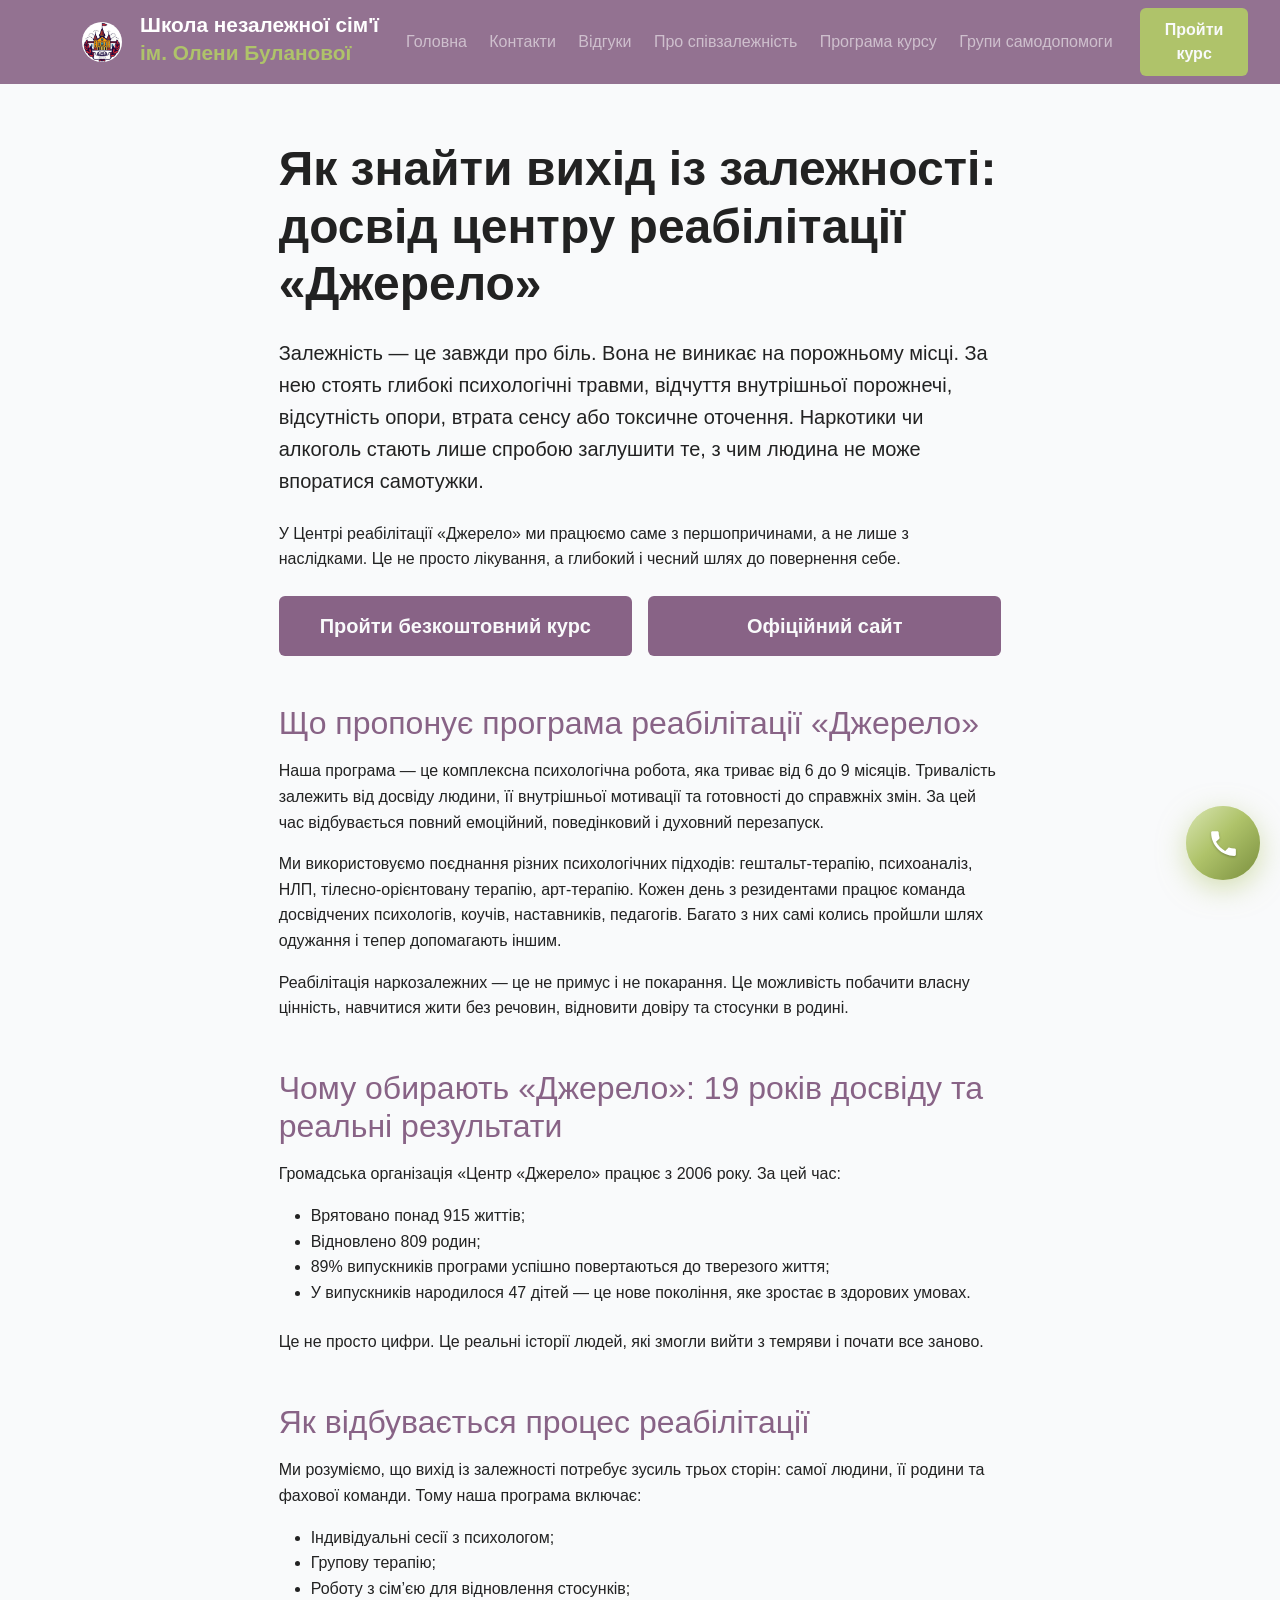
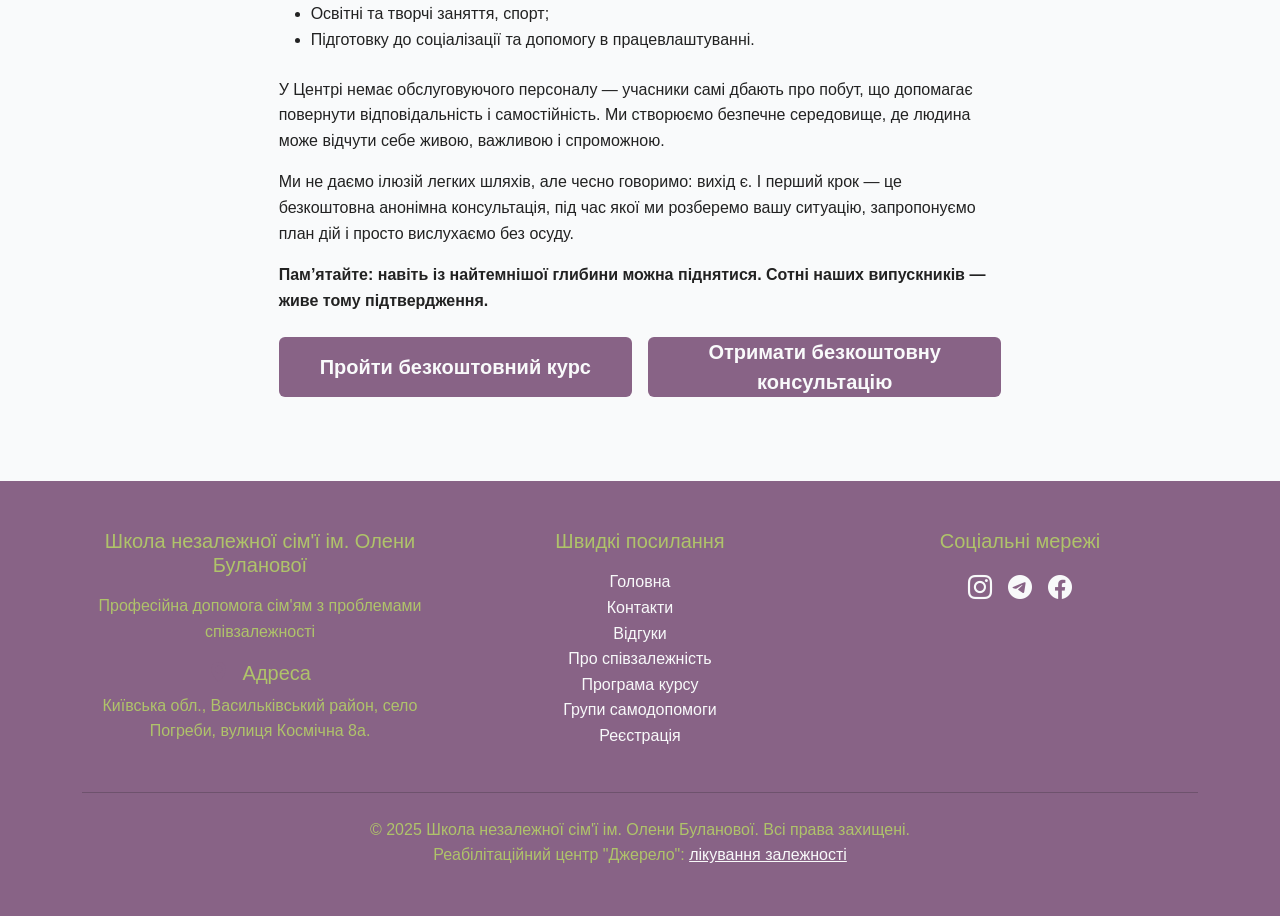
<file: rehub.html>
<!DOCTYPE html>
<html lang="uk">
<head>
    <meta charset="UTF-8">
    <meta name="viewport" content="width=device-width, initial-scale=1.0">
    <meta name="description" content="Реабілітація наркозалежних у Центрі Джерело. Глибока психологічна програма, яка дійсно працює. Безкоштовна консультація.">
    <title>Реабілітація наркозалежних — глибока психологічна програма Центру «Джерело»</title>
    <!-- Підключення стилів та іконок (аналогічно до головної сторінки) -->
    <link href="https://cdn.jsdelivr.net/npm/bootstrap@5.3.0/dist/css/bootstrap.min.css" rel="stylesheet">
    <link rel="stylesheet" href="https://cdn.jsdelivr.net/npm/bootstrap-icons@1.10.0/font/bootstrap-icons.css">
    <link rel="stylesheet" href="css/stile.css">
    <link rel="stylesheet" href="https://cdnjs.cloudflare.com/ajax/libs/font-awesome/6.0.0/css/all.min.css">
    <!-- Іконки -->
    <link rel="icon" href="icons/favicon.svg" type="image/svg+xml">
    <link rel="apple-touch-icon" href="icons/apple-touch-icon.png" sizes="180x180">
    <link rel="manifest" href="icons/site.webmanifest">
    <!-- Google tag (gtag.js) -->
    <script async src="https://www.googletagmanager.com/gtag/js?id=AW-830468260"></script>
    <script>
      window.dataLayer = window.dataLayer || [];
      function gtag(){dataLayer.push(arguments);}
      gtag('js', new Date());
      gtag('config', 'AW-830468260');
    </script>
    <!-- Meta Pixel Code -->
    <script>
    !function(f,b,e,v,n,t,s)
    {if(f.fbq)return;n=f.fbq=function(){n.callMethod?
    n.callMethod.apply(n,arguments):n.queue.push(arguments)};
    if(!f._fbq)f._fbq=n;n.push=n;n.loaded=!0;n.version='2.0';
    n.queue=[];t=b.createElement(e);t.async=!0;
    t.src=v;s=b.getElementsByTagName(e)[0];
    s.parentNode.insertBefore(t,s)}(window, document,'script',
    'https://connect.facebook.net/en_US/fbevents.js');
    fbq('init', '1282641980302588');
    fbq('track', 'PageView');
    </script>
    <noscript><img height="1" width="1" style="display:none"
    src="https://www.facebook.com/tr?id=1282641980302588&ev=PageView&noscript=1"
    /></noscript>
    <!-- End Meta Pixel Code -->
</head>
<body>

<!-- НАВІГАЦІЙНА ПАНЕЛЬ (повністю скопійована з головної сторінки) -->
<nav class="navbar navbar-expand-lg navbar-dark fixed-top">
    <div class="container" style="gap: 0;">
        <a class="navbar-brand d-flex align-items-center" href="index.html">
            <img src="img/logo.jpg" alt="Логотип" class="navbar-logo me-2">
            <div class="d-flex flex-column">
                <span class="brand-text lh-1">Школа незалежної сім'ї</span>
                <span class="brand-text accent-text2">ім. Олени Буланової</span>
            </div>
        </a>
        <button class="navbar-toggler" type="button" data-bs-toggle="collapse" data-bs-target="#navbarNav">
            <span class="navbar-toggler-icon"></span>
        </button>
        <div class="collapse navbar-collapse" id="navbarNav">
            <ul class="navbar-nav ms-auto">
                <li class="nav-item">
                    <a class="nav-link" href="index.html">Головна</a>
                </li>
                <li class="nav-item">
                    <a class="nav-link" href="index.html#contacts">Контакти</a>
                </li>
                <li class="nav-item">
                    <a class="nav-link" href="index.html#reviews">Відгуки</a>
                </li>
                <li class="nav-item">
                    <a class="nav-link" href="about.html">Про співзалежність</a>
                </li>
                <li class="nav-item">
                    <a class="nav-link" href="prog.html">Програма курсу</a>
                </li>
                <li class="nav-item">
                    <a class="nav-link" href="grups.html">Групи самодопомоги</a>
                </li>
                <li class="nav-item ms-lg-3">
                    <a href="https://telegram.me/Bulanova_school_bot?start=kurs" class="btn btn-accent2">Пройти курс</a>
                </li>
            </ul>
        </div>
    </div>
</nav>

<div id="dzcb-fab"><div id="dzcb-bubble"></div><button id="dzcb-btn" aria-label="callback"><span class="ring"></span>
<svg viewBox="0 0 24 24"><path d="M6.6 10.8c1.4 2.8 3.8 5.1 6.6 6.6l2.2-2.2c.3-.3.7-.4 1-.2 1.1.4 2.3.6 3.6.6.6 0 1 .4 1 1V20c0 .6-.4 1-1 1C10.6 21 3 13.4 3 4c0-.6.4-1 1-1h3.5c.6 0 1 .4 1 1 0 1.2.2 2.4.6 3.6.1.4 0 .8-.2 1l-2.3 2.2z"/></svg>
<span id="dzcb-lbl">Передзвонити</span></div>
<div id="dzcb-ov"><div id="dzcb-box">
 <button class="x" id="dzcb-x">&times;</button>
 <div id="dzcb-open">
   <h3 id="dzcb-h1">Передзвонимо за 2 хвилини</h3>
   <p id="dzcb-p1">Залиште номер, і наш спеціаліст передзвонить вам протягом 2 хвилин. Безкоштовно та анонімно.</p>
   <input id="dzcb-ph1" type="tel" inputmode="tel" placeholder="+380 __ ___ __ __" autocomplete="tel">
   <div class="dzcb-err" id="dzcb-e1"></div>
   <button class="go" id="dzcb-g1">Передзвоніть мені</button>
   <button class="go alt" id="dzcb-toSched">🕐 Замовити дзвінок на конкретний час</button>
 </div>
 <div id="dzcb-closed" style="display:none">
   <button class="dzcb-link" id="dzcb-toNow" style="display:none;text-align:left;margin:0 0 6px">← Передзвонити зараз</button>
   <h3 id="dzcb-ch">На жаль, зараз неробочий час</h3>
   <p id="dzcb-cp">Хочете, зателефонуємо вам о:</p>
   <div id="dzcb-pick">
     <select id="dzcb-day"></select>
     <div class="dzcb-time">
       <div class="dzcb-col2"><span class="dzcb-lab" id="dzcb-hlab">Година</span><div class="dzcb-stp"><button type="button" data-t="h" data-d="-1">&minus;</button><span id="dzcb-hh">09</span><button type="button" data-t="h" data-d="1">+</button></div></div>
       <span class="dzcb-colon">:</span>
       <div class="dzcb-col2"><span class="dzcb-lab" id="dzcb-mlab">Хвилина</span><div class="dzcb-stp"><button type="button" data-t="m" data-d="-1">&minus;</button><span id="dzcb-mm">00</span><button type="button" data-t="m" data-d="1">+</button></div></div>
     </div>
   </div>
   <input id="dzcb-ph2" type="tel" inputmode="tel" placeholder="+380 __ ___ __ __" autocomplete="tel">
   <div class="dzcb-err" id="dzcb-e2"></div>
   <button class="go" id="dzcb-g2">Чекаю на дзвінок</button>
 </div>
 <div id="dzcb-ring">
   <div class="n" id="dzcb-n">60</div>
   <div class="t" id="dzcb-tt">Передзвонимо протягом 2 хвилин. Тримайте телефон поруч.</div>
 </div>
 <div id="dzcb-sched">
   <div style="font-size:40px">📞</div>
   <div class="big" id="dzcb-sb">Записали!</div>
   <div class="t" id="dzcb-st">Передзвонимо у вказаний час.</div>
 </div>
</div></div>

<!-- ОСНОВНИЙ КОНТЕНТ СТОРІНКИ (стилізований під загальний дизайн) -->
<section class="hero-section" style="padding-top: 120px; padding-bottom: 60px;"> <!-- додатковий відступ для фіксованого меню -->
    <div class="container col-lg-7">
        <div class="row">
            <div class="col-12">
                <h1 class="display-5 fw-bold mb-4">Як знайти вихід із залежності: досвід центру реабілітації «Джерело»</h1>
                
                <p class="lead mb-4">Залежність — це завжди про біль. Вона не виникає на порожньому місці. За нею стоять глибокі психологічні травми, відчуття внутрішньої порожнечі, відсутність опори, втрата сенсу або токсичне оточення. Наркотики чи алкоголь стають лише спробою заглушити те, з чим людина не може впоратися самотужки.</p>

                <p>У Центрі реабілітації «Джерело» ми працюємо саме з першопричинами, а не лише з наслідками. Це не просто лікування, а глибокий і чесний шлях до повернення себе.</p>
                <div class="button-grid my-4">
                    <a href="https://telegram.me/Bulanova_school_bot?start=kurs" class="btn btn-accent px-4 py-2 fs-5 fw-bold cta-button">Пройти безкоштовний курс</a>
                    <a href="https://ninarkotikam.com/reabilitatsiya-narkozalezhnykh/" class="btn btn-accent px-4 py-2 fs-5 fw-bold cta-button">Офіційний сайт</a>
                </div>    
                <h2 class="accent-text mt-5 mb-3">Що пропонує програма реабілітації «Джерело»</h2>

                <p>Наша програма — це комплексна психологічна робота, яка триває від 6 до 9 місяців. Тривалість залежить від досвіду людини, її внутрішньої мотивації та готовності до справжніх змін. За цей час відбувається повний емоційний, поведінковий і духовний перезапуск.</p>

                <p>Ми використовуємо поєднання різних психологічних підходів: гештальт-терапію, психоаналіз, НЛП, тілесно-орієнтовану терапію, арт-терапію. Кожен день з резидентами працює команда досвідчених психологів, коучів, наставників, педагогів. Багато з них самі колись пройшли шлях одужання і тепер допомагають іншим.</p>

                <p>Реабілітація наркозалежних — це не примус і не покарання. Це можливість побачити власну цінність, навчитися жити без речовин, відновити довіру та стосунки в родині.</p>

                <h2 class="accent-text mt-5 mb-3">Чому обирають «Джерело»: 19 років досвіду та реальні результати</h2>

                <p>Громадська організація «Центр «Джерело» працює з 2006 року. За цей час:</p>
                <ul class="mb-4">
                    <li>Врятовано понад 915 життів;</li>
                    <li>Відновлено 809 родин;</li>
                    <li>89% випускників програми успішно повертаються до тверезого життя;</li>
                    <li>У випускників народилося 47 дітей — це нове покоління, яке зростає в здорових умовах.</li>
                </ul>

                <p>Це не просто цифри. Це реальні історії людей, які змогли вийти з темряви і почати все заново.</p>

                <h2 class="accent-text mt-5 mb-3">Як відбувається процес реабілітації</h2>

                <p>Ми розуміємо, що вихід із залежності потребує зусиль трьох сторін: самої людини, її родини та фахової команди. Тому наша програма включає:</p>
                <ul class="mb-4">
                    <li>Індивідуальні сесії з психологом;</li>
                    <li>Групову терапію;</li>
                    <li>Роботу з сім’єю для відновлення стосунків;</li>
                    <li>Освітні та творчі заняття, спорт;</li>
                    <li>Підготовку до соціалізації та допомогу в працевлаштуванні.</li>
                </ul>

                <p>У Центрі немає обслуговуючого персоналу — учасники самі дбають про побут, що допомагає повернути відповідальність і самостійність. Ми створюємо безпечне середовище, де людина може відчути себе живою, важливою і спроможною.</p>

                <p>Ми не даємо ілюзій легких шляхів, але чесно говоримо: вихід є. І перший крок — це безкоштовна анонімна консультація, під час якої ми розберемо вашу ситуацію, запропонуємо план дій і просто вислухаємо без осуду.</p>

                <p class="fw-bold">Пам’ятайте: навіть із найтемнішої глибини можна піднятися. Сотні наших випускників — живе тому підтвердження.</p>

                <!-- Кнопки (аналогічно до головної) -->
                <div class="button-grid my-4">
                    <a href="https://telegram.me/Bulanova_school_bot?start=kurs" class="btn btn-accent px-4 py-2 fs-5 fw-bold cta-button">Пройти безкоштовний курс</a>
                    <a href="https://telegram.me/Bulanova_school_bot?start=consult" class="btn btn-accent px-4 py-2 fs-5 fw-bold cta-button">Отримати безкоштовну консультацію</a>
                </div>
            </div>
        </div>
    </div>
</section>

<!-- ФУТЕР (повністю скопійований з головної сторінки) -->
<footer class="text-center py-5" id="contacts">
    <div class="container">
        <div class="row">
            <div class="col-md-4 mb-3 mb-md-0">
                <h5 class="mb-3 accent-text2">Школа незалежної сім'ї <span class="accent-text2">ім. Олени Буланової</span></h5>
                <p class="accent-text2">Професійна допомога сім'ям з проблемами співзалежності</p>
                <div class="mb-4 accent-text2">
                    <h5><i class="bi bi-geo-alt-fill accent-text me-2"></i> Адреса</h5>
                    <p>Київська обл., Васильківський район, село Погреби, вулиця Космічна 8а.</p>
                </div>
            </div>
            <div class="col-md-4 mb-3 mb-md-0">
                <h5 class="mb-3 accent-text2">Швидкі посилання</h5>
                <ul class="list-unstyled">
                    <li><a href="index.html#home" class="text-decoration-none text-light">Головна</a></li>
                    <li><a href="index.html#contacts" class="text-decoration-none text-light">Контакти</a></li>
                    <li><a href="index.html#reviews" class="text-decoration-none text-light">Відгуки</a></li>
                    <li><a href="about.html" class="text-decoration-none text-light">Про співзалежність</a></li>
                    <li><a href="prog.html" class="text-decoration-none text-light">Програма курсу</a></li>
                    <li><a href="grups.html" class="text-decoration-none text-light">Групи самодопомоги</a></li>
                    <li><a href="https://telegram.me/Bulanova_school_bot?start=kurs" class="text-decoration-none text-light">Реєстрація</a></li>
                </ul>
            </div>
            <div class="col-md-4">
                <h5 class="mb-3 accent-text2">Соціальні мережі</h5>
                <div class="d-flex justify-content-center gap-3">
                    <a href="https://www.instagram.com/djerelo.help" class="text-light"><i class="bi bi-instagram fs-4"></i></a>
                    <a href="https://telegram.me/ninarkotikam_bot" class="text-light"><i class="bi bi-telegram fs-4"></i></a>
                    <a href="https://www.facebook.com/ninarcotikam" class="text-light"><i class="bi bi-facebook fs-4"></i></a>
                </div>
            </div>
        </div>
        <hr class="my-4">
        <p class="mb-0 accent-text2">&copy; 2025 Школа незалежної сім'ї ім. Олени Буланової. Всі права захищені.</p>
        <p class="mb-0 accent-text2">Реабілітаційний центр "Джерело": <a href="https://ninarkotikam.com/reabilitatsiya-narkozalezhnykh/" class="text-light">лікування залежності</a></p>
    </div>
</footer>



<!-- Підключення скриптів -->
<script src="https://cdn.jsdelivr.net/npm/bootstrap@5.3.0/dist/js/bootstrap.bundle.min.js"></script>
<script src="js/script.js"></script>

</body>
</html>
</file>
<file: css/stile.css>
:root {
    --bg-color: #F9FAFB;
    --text-color: #222222;
    --accent-color: #886386;
    --accent-color2: #AFC36A;
}

body {
    font-family: 'Segoe UI', Tahoma, Geneva, Verdana, sans-serif;
    background-color: var(--bg-color);
    color: var(--text-color);
    line-height: 1.6;
}

.btn-accent {
    background-color: var(--accent-color);
    color: var(--bg-color);
    font-weight: 600;
    border: none;
    padding: 10px 25px;
}
.btn-accent2 {
    background-color: #AFC36A;
    color: var(--bg-color);
    font-weight: 600;
    border: none;
    padding: 10px 25px;
}
.btn-accent2:hover {
    background-color: #AFC36A;
    color: var(--bg-color);
}
.btn-accent:hover {
    background-color: #AFC36A;
    color: var(--bg-color);
}

.accent-text {
    color: var(--accent-color);
}
.accent-text2 {
    color: var(--accent-color2);
}

.hero-section {
    padding: 100px 0;
    margin-top: 20px;
    background-color: var(--bg-color);
}

.contact-form {
    background-color: rgba(255, 255, 255, 0.1);
    padding: 30px;
    border-radius: 10px;
}

.form-control {
    background-color: rgba(255, 255, 255, 0.1);
    border: 1px solid rgba(255, 255, 255, 0.2);
    color: var(--text-color);
}

.form-control:focus {
    background-color: rgba(255, 255, 255, 0.2);
    color: var(--text-color);
    border-color: var(--accent-color);
    box-shadow: 0 0 0 0.25rem rgba(255, 204, 43, 0.25);
}

footer {
    background-color: var(--accent-color);
    padding: 30px 0;
}

.specialist-img {
    width: 200px;
    height: 200px;
    object-fit: cover;
    border-radius: 50%;
    margin-bottom: 20px;
    border: 4px solid var(--accent-color);
}

.testimonial-carousel {
    padding: 40px 0;
}

.carousel-item {
    padding: 20px;
}

.testimonial-card {
    background-color: rgba(255, 255, 255, 0.1);
    border-radius: 10px;
    padding: 30px;
    height: 100%;
}

@media (max-width: 768px) {
    .hero-section {
        padding: 60px 0;
    }
    
    .display-4 {
        font-size: 2.5rem;
    }
}

/* Сведение стилей */

.back-link {
    color: var(--accent-color);
    text-decoration: none;
    display: inline-flex;
    align-items: center;
    margin-bottom: 30px;
}

.back-link:hover {
    color: #AFC36A;
}

.registration-hero {
    min-height: 100vh;
    display: flex;
    align-items: center;
    padding: 100px 0 50px;
}

.form-container {
    max-width: 600px;
    margin: 0 auto;
}

.content-container {
    max-width: 800px;
    margin: 0 auto;
}

.content-section,.content-section-p
 {
    padding: 100px 0 50px;
    min-height: 100vh;
}

@media (max-width: 768px) {
    .content-section, .content-section-p
    {
        padding: 80px 0 30px;
    }

        .content-section h1 {
        font-size: 2rem;
    }
    .module-header {
        flex-direction: column;
        align-items: flex-start;
    }
    
    .circle-number {
        margin-bottom: 10px;
    }
    
    .module-title {
        font-size: 1.4rem;
    }

}

.content-section-p p {
    margin-bottom: 1.2rem;
    line-height: 1.7;
    text-align: justify;
}

.content-section-p ul {
    margin-bottom: 1.5rem;
    padding-left: 1.5rem;
}

.content-section-p li {
    margin-bottom: 0.7rem;
    line-height: 1.6;
}

.content-section-p strong {
    color: var(--accent-color);
}

.content-section-p h1 {
    font-size: 2.5rem;
    margin-bottom: 2rem;
    color: var(--accent-color);
    text-align: center;
}

.module-header {
    display: flex;
    align-items: center;
    margin: 2.5rem 0 1rem;
    padding-bottom: 0.5rem;
    border-bottom: 2px solid var(--accent-color);
}

.circle-number {
    display: inline-flex;
    align-items: center;
    justify-content: center;
    width: 50px;
    height: 50px;
    background-color: var(--accent-color);
    color: var(--bg-color);
    border-radius: 50%;
    font-weight: bold;
    font-size: 1.5rem;
    margin-right: 15px;
    flex-shrink: 0;
}

.module-title {
    font-size: 1.6rem;
    margin: 0;
    color: var(--accent-color);
}

.highlight-box {
    background-color: rgba(255, 255, 255, 0.1);
    border-left: 4px solid var(--accent-color);
    padding: 1.5rem;
    border-radius: 0 8px 8px 0;
    margin: 1.5rem 0;
}

.content-section h1 {
    font-size: 2.8rem;
    margin-bottom: 1.5rem;
    color: var(--accent-color);
    text-align: center;
}

.content-section h2 {
    font-size: 1.8rem;
    margin: 2rem 0 1rem;
    color: var(--accent-color);
}

.content-section h3 {
    font-size: 1.4rem;
    margin: 1.5rem 0 0.8rem;
}

.content-section p {
    margin-bottom: 1rem;
    line-height: 1.7;
}

.content-section ul, .content-section ol {
    margin-bottom: 1.5rem;
    padding-left: 1.5rem;
}

.content-section li {
    margin-bottom: 0.5rem;
    line-height: 1.6;
}

.content-section strong {
    color: var(--accent-color);
}

@media (max-width: 768px) {
    .content-section h2 {
        font-size: 1.5rem;
    }
}
/* Nav */
.navbar-nav {
    align-items: center;
}

@media (min-width: 1200px) {
    .navbar-nav .nav-link {
        padding-left: 0.7rem !important;
        padding-right: 0.7rem !important;
        white-space: nowrap;
    }
}
.brand-text {
    font-size: 1.3rem;
    font-weight: 600;
}
.navbar-logo {
    width: 40px;
    height: 40px;
    object-fit: cover;
    margin-right: 10px;
    border-radius: 50%;
}
.navbar-brand {
    gap: 10px; /* Расстояние между картинкой и текстом */
}
/* Для мобильных устройств */
@media (max-width: 768px) {
    .navbar-brand {
        max-width: 70%;
    }
    
    .brand-text {
        font-size: 1.3rem;
        font-weight: 600;
    }
    
    .navbar-logo {
        width: 35px;
        height: 35px;
        margin-right: 8px;
    }
}

/* Для очень маленьких экранов */
@media (max-width: 576px) {
    .navbar-brand {
        max-width: 60%;
    }
}

.navbar {
    background-color: rgba(136, 99, 134, 0.9);
}

.navbar .nav-link.active {
    color: var(--accent-color2) !important;
    font-weight: 600;
}
/* Кнопка звонка - заявки */
.vidualsatun {
  position: absolute;
  top: 50%;
  left: 50%;
  transform: translate(-50%, -50%);
  animation: animate_pulse2 2s infinite; 
  border-radius: 100px;
}

.campakesad, .vebusines, .nigkugas {
  position: absolute;
  width: 70px;
  height: 70px;
  color: #fff;
  text-align: center;
  border-radius: 50%;
}
.vebusines {
  cursor: pointer;
  z-index: 1;
  overflow: hidden;
}
.campakesad {
  background: #AFC36A;
  position: relative;
  transition: .5s;
}
.nigkugas {
  font-size: 28px;
  line-height: 70px;
  animation: phone .9s ease-in-out infinite;
}
.dsacin {
  position: absolute;
  opacity: 0;
  text-transform: uppercase;
  font-weight: 500;
  top: 18px;
  font-size: 12px;
  transform: scaleX(-1);
  transition: .5s ease-in-out;
}
.nigkugas i {
  transition: .5s ease-in-out;
}
.campakesad:hover {
  background: #AFC36A;
}
.campakesad:hover i {
  transition: .5s ease-in-out;
  transform: scale(0);
}
.campakesad:hover .dsacin {
  transform: scaleX(1);
  transition: .5s ease-in-out;
  opacity: 1;
}

.campakesad:hover::before,
.campakesad:hover::after {
  content: '';
  position: absolute;
  border: 1px solid #AFC36A;
  left: -20px;
  right: -20px;
  top: -20px;
  bottom: -20px;
  border-radius: 50%;
  animation: pulse 1.8s linear infinite;
  opacity: 0;
}
.campakesad:hover::after {
  animation-delay: .5s;
 
}

@keyframes phone {
  0%, 100% {
  transform: rotate(-20deg);
  }
  50% {
  transform: rotate(21deg);
  }
}
@keyframes pulse {
  0% {
  transform: scale(0.5);
  opacity: 0;
  }
  50% {
  opacity: 1;
  }
  100% {
  transform: scale(1.2);
  opacity: 0;
  }
  
}

@keyframes animate_pulse2 {
  0% {
    box-shadow: 0 0 0 0 rgba(230, 184, 37, 0.67); /* было rgba(0, 189, 31, 0.67) */
  }
  70% {
    box-shadow: 0 0 0 20px rgba(230, 184, 37, 0.27); /* было rgba(0, 189, 31, 0.27) */
  }
  100% {
    box-shadow: 0 0 0 0 rgba(230, 184, 37, 0.17); /* было rgba(0, 189, 31, 0.17) */
  }
}

.cta-button {
    animation: gentlePulse 2.5s infinite;
    transition: transform 0.2s, background-color 0.2s;
    -webkit-tap-highlight-color: rgba(136, 99, 134, 0.3);
    position: relative;
    overflow: hidden;
}

.cta-button:active {
    transform: scale(0.95);
    background-color: #AFC36A;
}

/* Более мягкая пульсация, не раздражает глаза */
@keyframes gentlePulse {
    0% {
        box-shadow: 0 0 0 0 rgba(136, 99, 134, 0.4);
    }
    50% {
        box-shadow: 0 0 0 10px rgba(136, 99, 134, 0);
    }
    100% {
        box-shadow: 0 0 0 0 rgba(136, 99, 134, 0);
    }
}

/* Для десктопов добавим hover */
@media (hover: hover) {
    .cta-button:hover {
        transform: translateY(-2px);
        box-shadow: 0 5px 15px rgba(136, 99, 134, 0.3);
    }
}
.button-grid {
    display: grid;
    grid-template-columns: 1fr 1fr;
    gap: 1rem;
    width: 100%;
}

.button-grid .btn {
    width: 100%;
    display: flex;
    align-items: center;
    justify-content: center;
    text-align: center;
    white-space: normal;
    word-wrap: break-word;
    padding: 0.75rem 1rem;
}

/* Десктоп - обе в одну строку */
@media (min-width: 769px) {
    .button-grid .btn {
        height: 60px; /* Одинаковая высота для обеих */
    }
}

/* Мобильные */
@media (max-width: 768px) {
    .button-grid {
        grid-template-columns: 1fr;
    }
    
    .button-grid .btn {
        height: 90px; /* Обе кнопки одинаковой высоты */
        /* Первая (1 строка) и вторая (2 строки) будут центрированы автоматически */
    }
}

/* Call-btn*/

#dzcb-fab{position:fixed;left:auto;right: 20px;;bottom:20px;z-index:99998}
#dzcb-bubble{position:absolute;right:0;bottom:92px;width:212px;background:#ffffff;color:#1e2a22;padding:12px 15px;border-radius:15px;border:1px solid rgba(0,0,0,.08);font:600 13.5px/1.4 -apple-system,Roboto,Arial,sans-serif;box-shadow:0 10px 26px rgba(0,0,0,.18);opacity:0;transform:translateY(10px);transition:.28s;pointer-events:none}
#dzcb-bubble:after{content:'';position:absolute;right:26px;bottom:-7px;border:8px solid transparent;border-top-color:#ffffff;border-bottom:0;border-left-width:6px;border-right-width:6px}
#dzcb-fab.show-bubble #dzcb-bubble{opacity:1;transform:translateY(0);pointer-events:auto;cursor:pointer}
#dzcb-btn{position:relative;display:flex;align-items:center;justify-content:center;width:74px;height:74px;padding:0;margin:0;border-radius:50%;
 background:linear-gradient(135deg,#D9E6B3 0%, #AFC36A 45%, #7A8F3E 100%);color:#fff;border:none;cursor:pointer;box-shadow:0 8px 28px rgba(175, 195, 106, .5)}
#dzcb-btn #dzcb-lbl{display:none}
#dzcb-btn .ring{position:absolute;left:0;top:0;width:74px;height:74px;border-radius:50%;background:#AFC36A;animation:dzpulse 1.5s infinite;opacity:.55;z-index:-1}
@keyframes dzpulse{0%{transform:scale(1);opacity:.55}100%{transform:scale(1.5);opacity:0}}
#dzcb-btn svg{width:33px;height:33px;fill:#ffffff;filter:drop-shadow(0 1px 1px rgba(0,0,0,.25));flex:0 0 auto}
@media(max-width:480px){#dzcb-fab{bottom:20px;left:auto;right:20px}#dzcb-btn{width:64px;height:64px}#dzcb-btn .ring{width:64px;height:64px}#dzcb-btn svg{width:29px;height:29px}#dzcb-box{padding:22px 18px}.dzcb-stp button{width:34px;height:44px;font-size:20px}.dzcb-stp span{width:38px;font-size:20px}.dzcb-time{gap:8px}}
#dzcb-ov{position:fixed;inset:0;z-index:99999;background:rgba(10,15,10,.55);display:none;align-items:center;justify-content:center;padding:16px}
#dzcb-ov.on{display:flex}
#dzcb-box{background:#fff;border-radius:20px;max-width:440px;width:100%;padding:32px 30px;box-shadow:0 20px 60px rgba(0,0,0,.35);font-family:-apple-system,Roboto,Arial,sans-serif;position:relative}
.dzcb-link{display:block;width:100%;margin-top:14px;background:none;border:none;color:#886386;font-size:14.5px;font-weight:600;cursor:pointer;text-decoration:underline;padding:6px}
#dzcb-box h3{margin:0 0 6px;font-size:20px;color:#14361f}
#dzcb-box p{margin:0 0 16px;font-size:14px;color:#5b6b60;line-height:1.5}
#dzcb-box input{width:100%;box-sizing:border-box;padding:14px 15px;font-size:17px;border:1.5px solid #d5ddd7;border-radius:11px;outline:none;margin-bottom:12px}
#dzcb-box input:focus{border-color:#886386}
#dzcb-box button.go{width:100%;padding:15px;font-size:16px;font-weight:700;color:#fff;background:#886386;border:none;border-radius:11px;cursor:pointer}
#dzcb-box button.go.alt{background:linear-gradient(135deg,#AFC36A 45%, #7A8F3E 100%);color:#ffffff;margin-top:11px}
#dzcb-box .x{position:absolute;top:12px;right:14px;border:none;background:none;font-size:24px;color:#9aa8a0;cursor:pointer;line-height:1}
#dzcb-ring,#dzcb-sched{text-align:center;padding:8px 0 4px;display:none}
#dzcb-ring .n{font-size:52px;font-weight:800;color:#886386;font-variant-numeric:tabular-nums}
#dzcb-ring .t,#dzcb-sched .t{font-size:15px;color:#5b6b60;margin-top:6px}
#dzcb-sched .big{font-size:22px;font-weight:800;color:#886386;margin-top:4px}
.dzcb-err{color:#c0392b;font-size:13px;margin:-6px 0 10px;display:none}
#dzcb-pick{margin-bottom:14px}
#dzcb-day{width:100%;box-sizing:border-box;padding:13px;font-size:15px;border:1.5px solid #d5ddd7;border-radius:11px;background:#fff;margin-bottom:14px}
.dzcb-time{display:flex;align-items:flex-end;justify-content:center;gap:12px}
.dzcb-col2{display:flex;flex-direction:column;align-items:center;gap:6px}
.dzcb-lab{font-size:12px;color:#7a8a80;font-weight:600}
.dzcb-colon{font-size:24px;font-weight:800;color:#9aa8a0;padding-bottom:12px}
.dzcb-stp{display:flex;align-items:center;border:1.5px solid #d5ddd7;border-radius:11px;overflow:hidden}
.dzcb-stp button{width:40px;height:48px;border:none;background:#f0f4f1;color:#886386;font-size:22px;font-weight:700;cursor:pointer}
.dzcb-stp span{width:46px;text-align:center;font-size:22px;font-weight:800;color:#14361f;font-variant-numeric:tabular-nums}


/* Таймер */

/* Стили для таймера обратного отсчета */
.countdown-section {
    background: rgba(136, 99, 134, 0.08);
    border-radius: 20px;
    padding: 30px 20px;
    border: 1px solid rgba(136, 99, 134, 0.15);
}

.countdown-number {
    font-size: 3.5rem;
    font-weight: 800;
    color: var(--accent-color);
    background: rgba(255, 255, 255, 0.7);
    border-radius: 12px;
    padding: 15px 25px;
    min-width: 80px;
    text-align: center;
    box-shadow: 0 4px 15px rgba(136, 99, 134, 0.15);
    font-variant-numeric: tabular-nums;
    line-height: 1;
}

.countdown-label {
    text-align: center;
    margin-top: 8px;
    font-size: 0.9rem;
    font-weight: 600;
    color: var(--text-color);
    opacity: 0.7;
    text-transform: uppercase;
    letter-spacing: 1px;
}

@media (max-width: 576px) {
    .countdown-number {
        font-size: 2.2rem;
        padding: 10px 14px;
        min-width: 60px;
    }
    .countdown-section {
        padding: 20px 10px;
    }
}

/* Анимация для таймера (легкая пульсация) */
.countdown-number {
    transition: transform 0.3s ease;
}
.countdown-number:hover {
    transform: scale(1.05);
}
</file>
